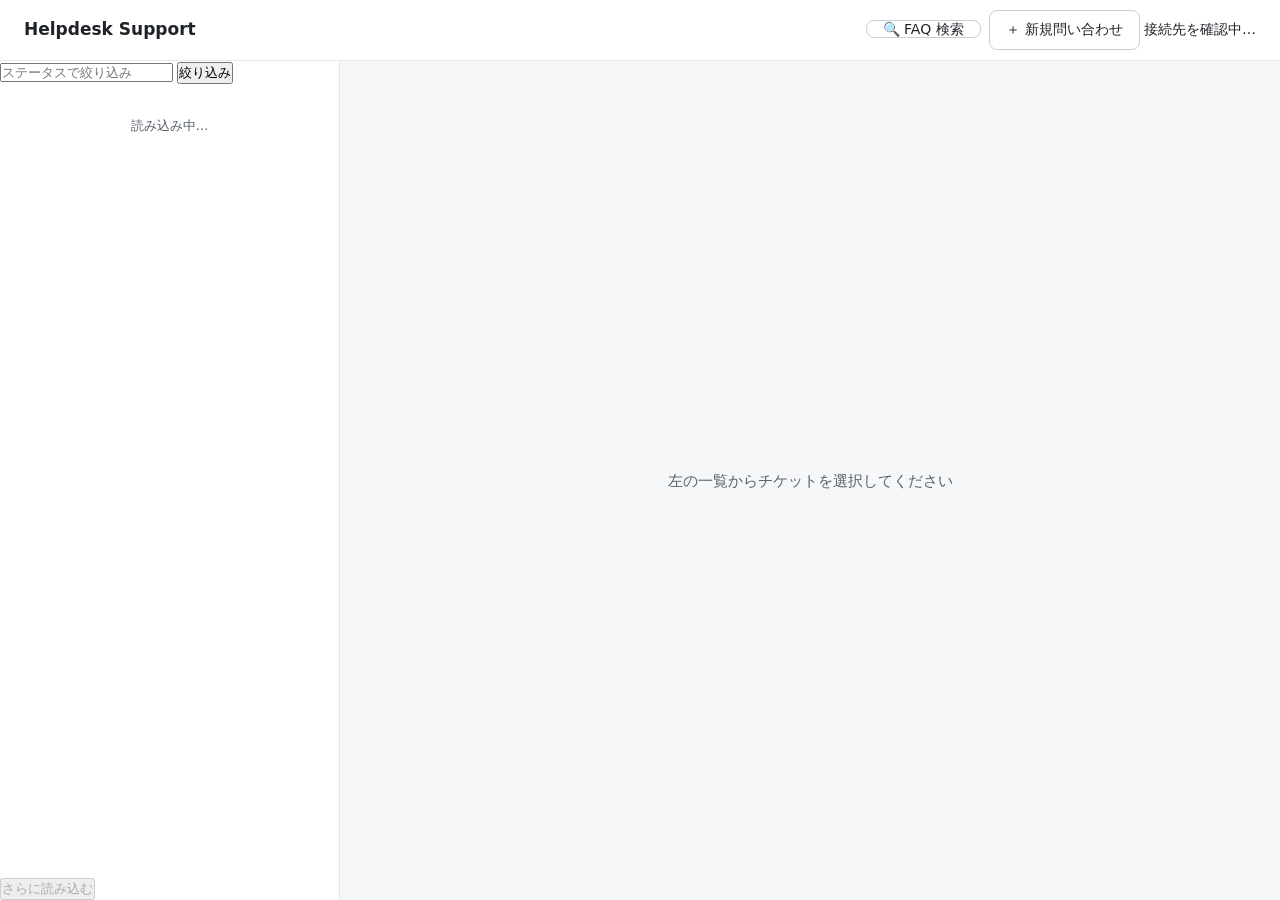
<file: frontend/index.html>
<!DOCTYPE html>
<html lang="ja">
<head>
  <meta charset="UTF-8" />
  <meta name="viewport" content="width=device-width, initial-scale=1.0" />
  <title>Helpdesk Support</title>
  <link rel="stylesheet" href="style.css" />
</head>
<body>
  <header class="topbar">
    <span class="app-title">Helpdesk Support</span>
    <span>
      <a href="/faq.html" class="btn-secondary" style="text-decoration:none;margin-right:4px;">🔍 FAQ 検索</a>
      <button id="btnNewInquiry" class="btn-secondary">＋ 新規問い合わせ</button>
      <span id="providerBadge" class="badge badge-other">接続先を確認中…</span>
    </span>
  </header>

  <div class="layout">
    <!-- 左ペイン: Ticket一覧 -->
    <aside class="pane-left">
      <div class="filter-row">
        <input id="filterStatus" type="text" placeholder="ステータスで絞り込み" />
        <button id="btnFilter">絞り込み</button>
      </div>
      <ul id="ticketList" class="ticket-list">
        <li class="placeholder">読み込み中…</li>
      </ul>
      <div class="pagination-row">
        <button id="btnLoadMore" disabled>さらに読み込む</button>
      </div>
    </aside>

    <!-- 右ペイン: Ticket詳細 + RAG -->
    <main class="pane-right" id="detailPane">
      <div id="noSelection" class="no-selection">
        <p>左の一覧からチケットを選択してください</p>
      </div>

      <!-- 問い合わせフォーム -->
      <section id="inquiryForm" class="hidden">
        <h2>お問い合わせ</h2>
        <p class="meta-text">受付番号は送信後にシステムが発行します。氏名・メールアドレス・注文番号は検索・回答案生成には使用されません。</p>
        <form id="formInquiry" novalidate>
          <div class="field" data-req>
            <label for="fName">お名前<span class="req">必須</span></label>
            <input type="text" id="fName" maxlength="100" autocomplete="name" placeholder="例）佐藤 美咲" />
            <div class="field-error">お名前を入力してください</div>
          </div>
          <div class="field" data-req data-type="email">
            <label for="fEmail">メールアドレス<span class="req">必須</span></label>
            <input type="email" id="fEmail" maxlength="254" autocomplete="email" placeholder="例）misaki@example.com" />
            <div class="field-error">メールアドレスを正しく入力してください</div>
          </div>
          <div class="field" data-type="order">
            <label for="fOrder">注文番号<span class="opt">任意</span></label>
            <input type="text" id="fOrder" maxlength="40" placeholder="例）MK-24581" />
            <div class="hint">ご注文確認メールに記載されています（英大文字・数字・ハイフン）</div>
            <div class="field-error">注文番号は英大文字・数字・ハイフンで入力してください</div>
          </div>
          <div class="field">
            <label for="fProduct">商品名<span class="opt">任意</span></label>
            <input type="text" id="fProduct" maxlength="200" placeholder="例）3人掛けソファ「モリ」" />
          </div>
          <div class="field" data-req data-type="radio">
            <label>お問い合わせの種類<span class="req">必須</span></label>
            <div id="inquiryTypes" class="types"></div>
            <div class="field-error">お問い合わせの種類を選んでください</div>
          </div>
          <div class="field" data-req>
            <label for="fBody">お問い合わせ内容<span class="req">必須</span></label>
            <textarea id="fBody" rows="6" maxlength="4000" placeholder="例）10月22日に配送予定のソファですが、10月25日に変更をお願いできますでしょうか。"></textarea>
            <div class="field-error">お問い合わせ内容を入力してください</div>
          </div>
          <div class="field">
            <label for="fPhoto">写真の添付<span class="opt">任意</span></label>
            <input type="file" id="fPhoto" accept="image/jpeg,image/png,image/webp" />
            <div class="hint">本体は保存・送信されません。添付ありの有無だけを記録します。</div>
          </div>
          <button type="submit" id="btnSubmitInquiry" class="btn-primary">送信する</button>
        </form>
        <div id="inquiryDone" class="hidden done-box" aria-live="polite">
          <h3>お問い合わせを受け付けました</h3>
          <p>受付番号: <strong id="doneTicketId"></strong></p>
        </div>
      </section>

      <div id="ticketDetail" class="hidden">
        <section class="detail-header">
          <span id="detailId" class="ticket-id"></span>
          <span id="detailStatus" class="status-badge"></span>
        </section>
        <h2 id="detailTitle"></h2>
        <p id="detailMeta" class="meta-text"></p>
        <p id="detailDesc" class="description"></p>

        <div class="action-row">
          <button id="btnSearch" class="btn-secondary">🔍 関連文書を検索</button>
          <button id="btnDraft" class="btn-primary">✏️ 回答案を作成</button>
        </div>

        <!-- 検索結果 -->
        <section id="searchResults" class="hidden">
          <h3>検索結果</h3>
          <ul id="searchList" class="source-list"></ul>
        </section>

        <!-- 回答案 -->
        <section id="draftSection" class="hidden">
          <h3>回答案 <span class="draft-label">(Human Review が必要です)</span></h3>
          <div class="warning-box">⚠️ この回答は AI が生成した下書きです。必ず内容を確認してから使用してください。自動送信はされません。</div>
          <textarea id="draftText" rows="8"></textarea>
          <h4>参照元</h4>
          <ul id="citationList" class="source-list"></ul>
          <p id="draftMeta" class="meta-text"></p>
        </section>

        <!-- エラー表示 -->
        <div id="errorBox" class="error-box hidden"></div>

        <!-- ローディング -->
        <div id="loadingSpinner" class="loading hidden">処理中…</div>
      </div>
    </main>
  </div>

  <script src="app.js"></script>
</body>
</html>
</file>
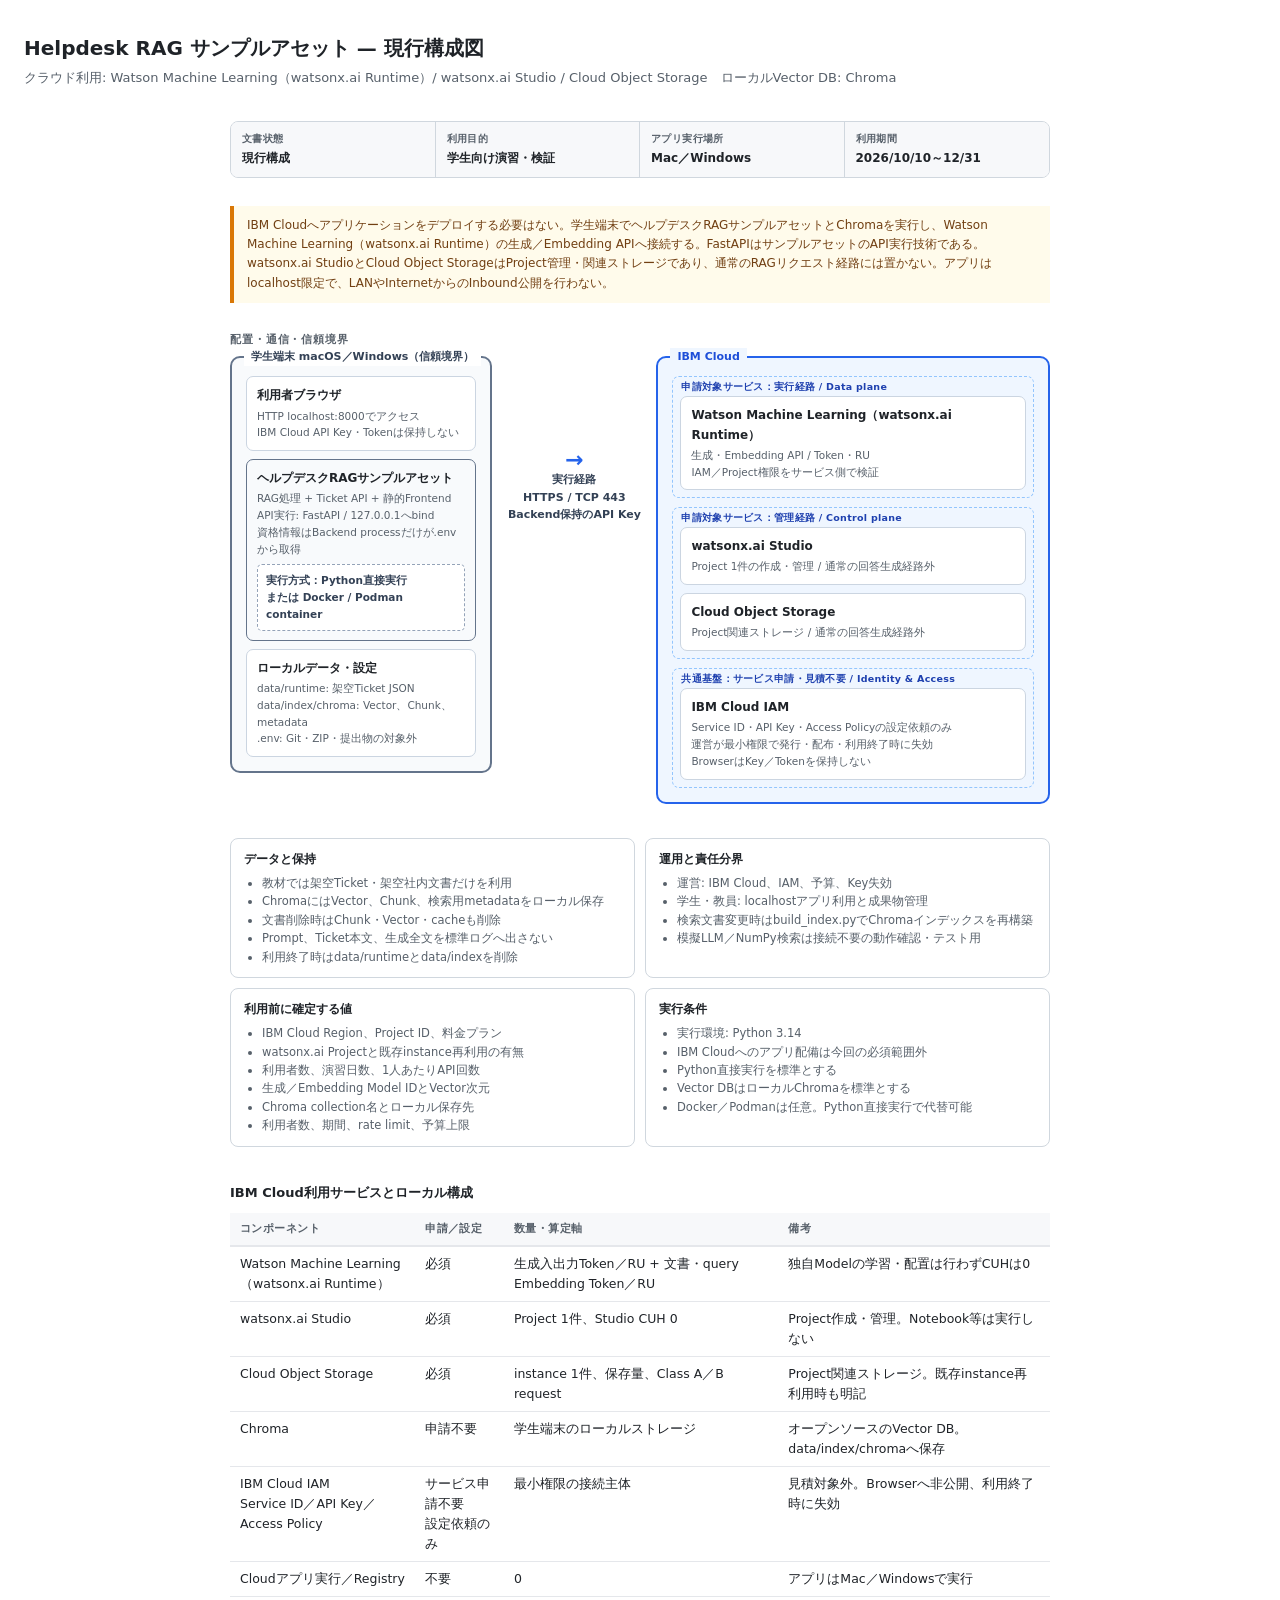
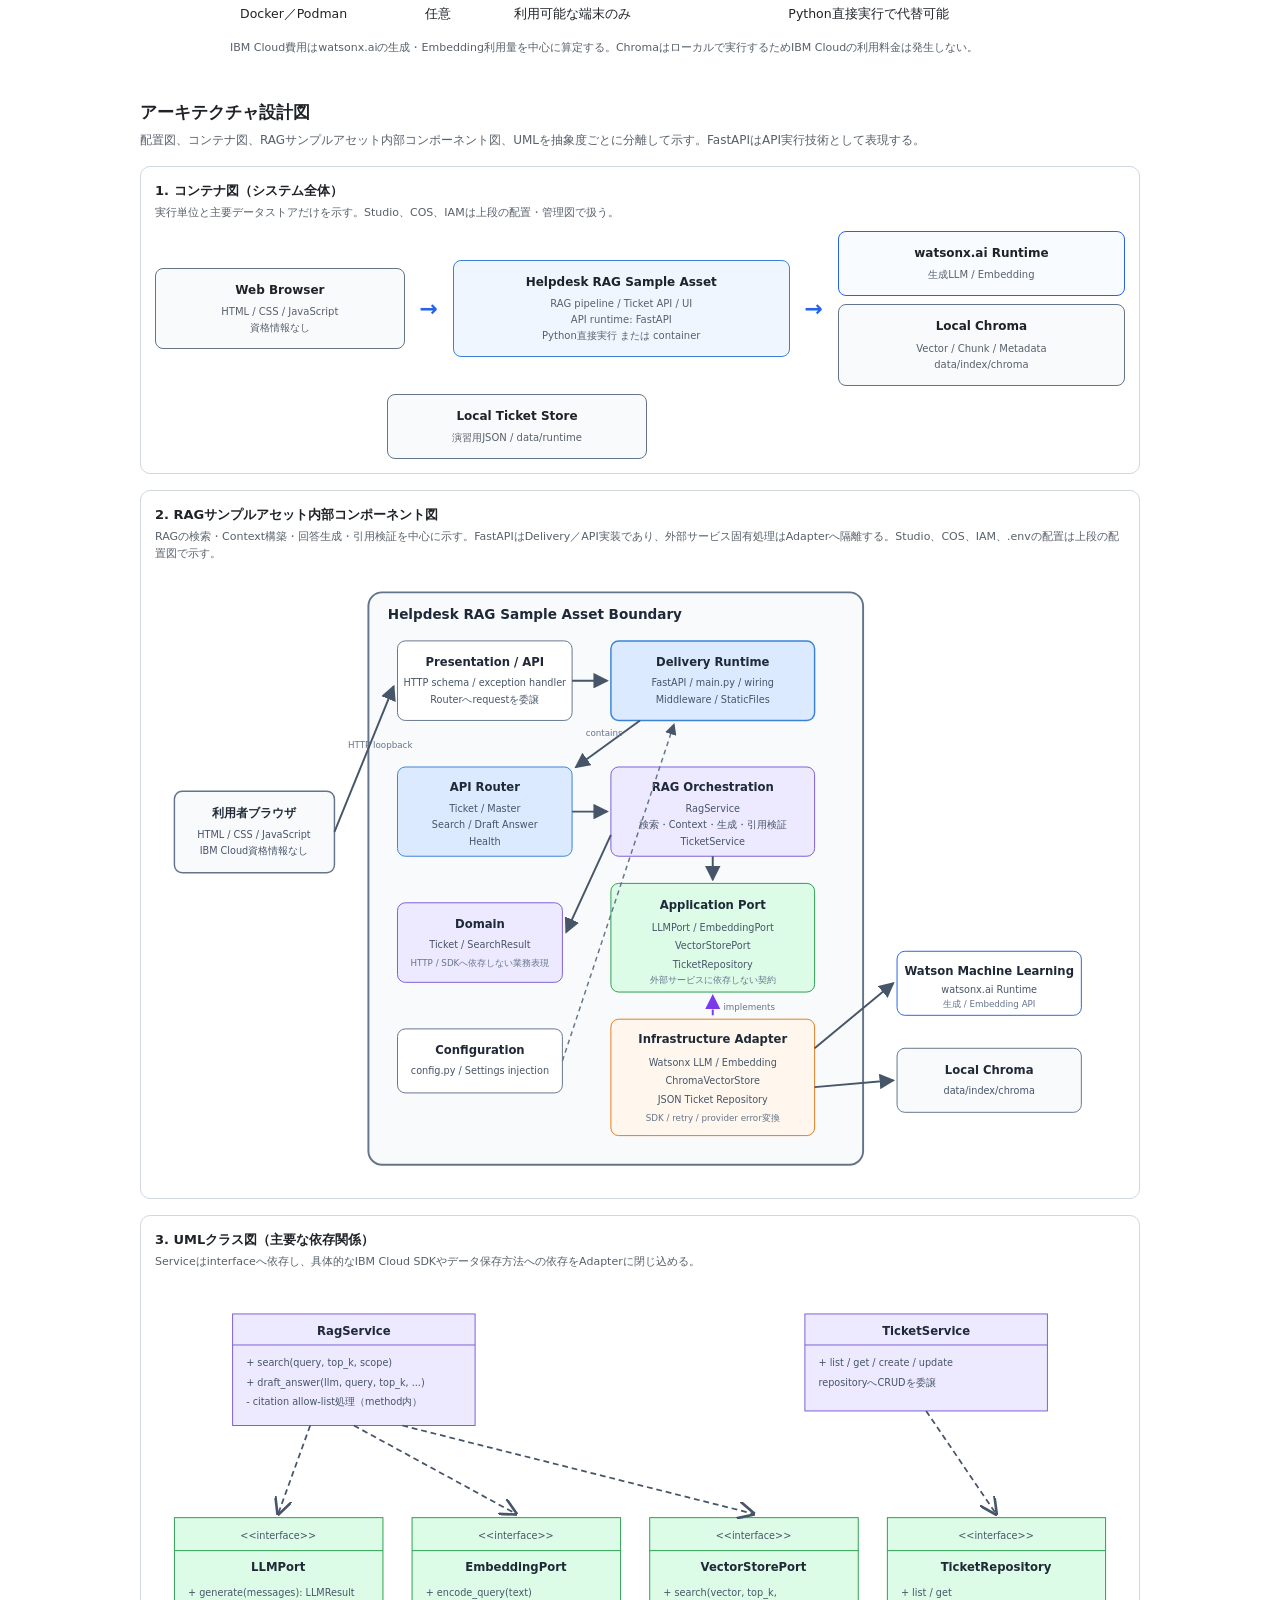
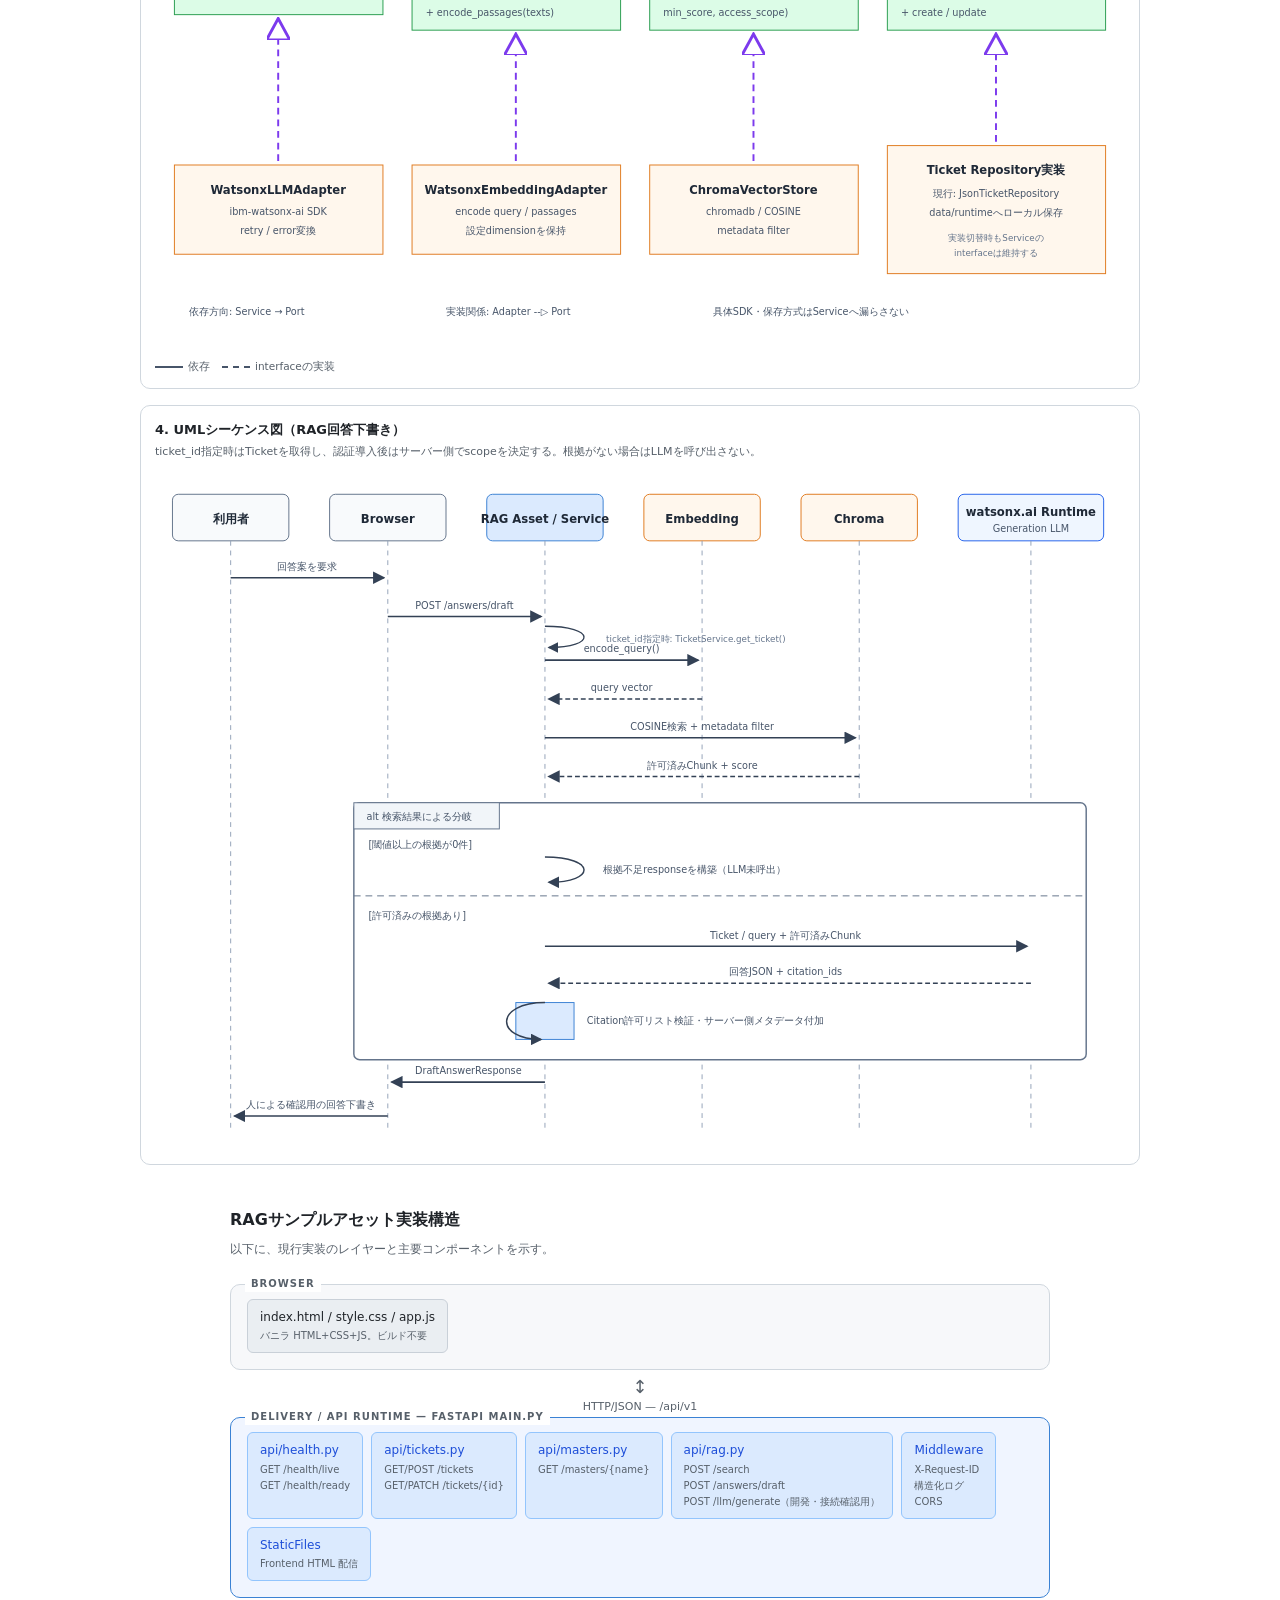
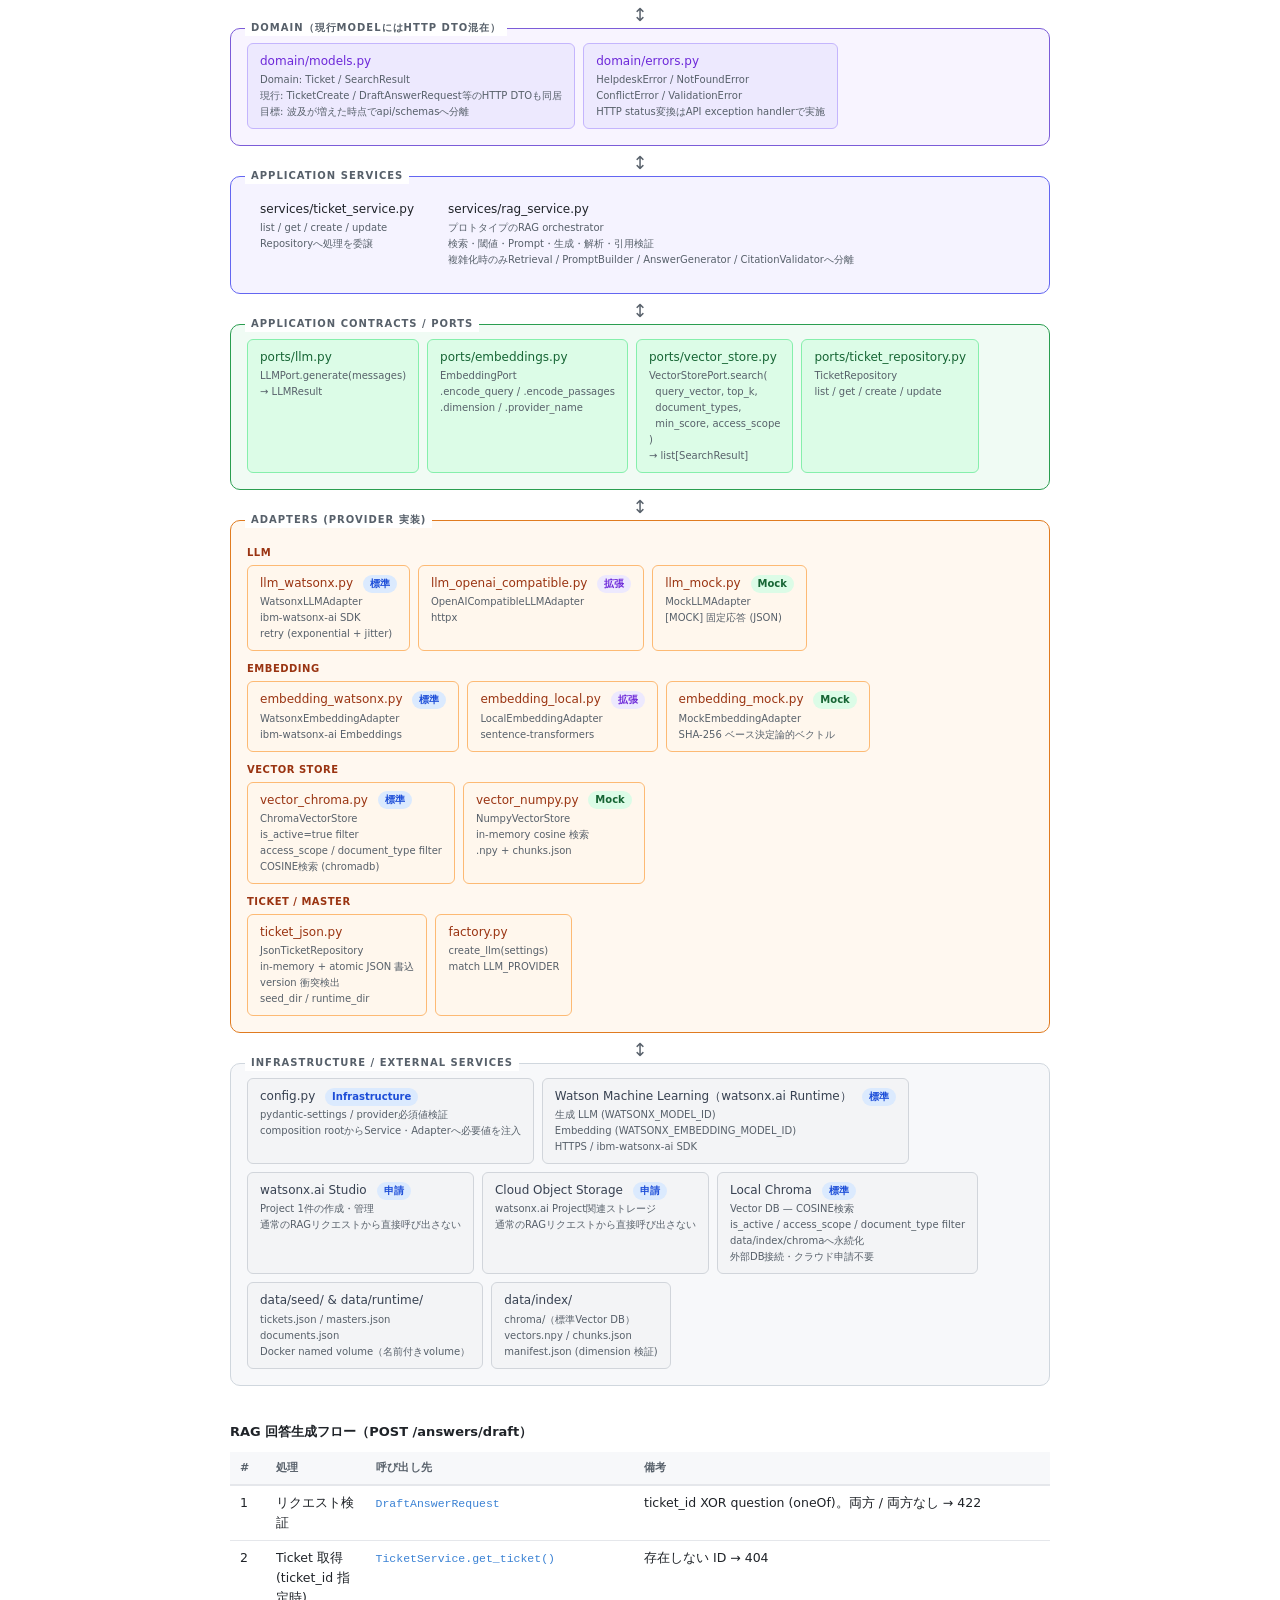
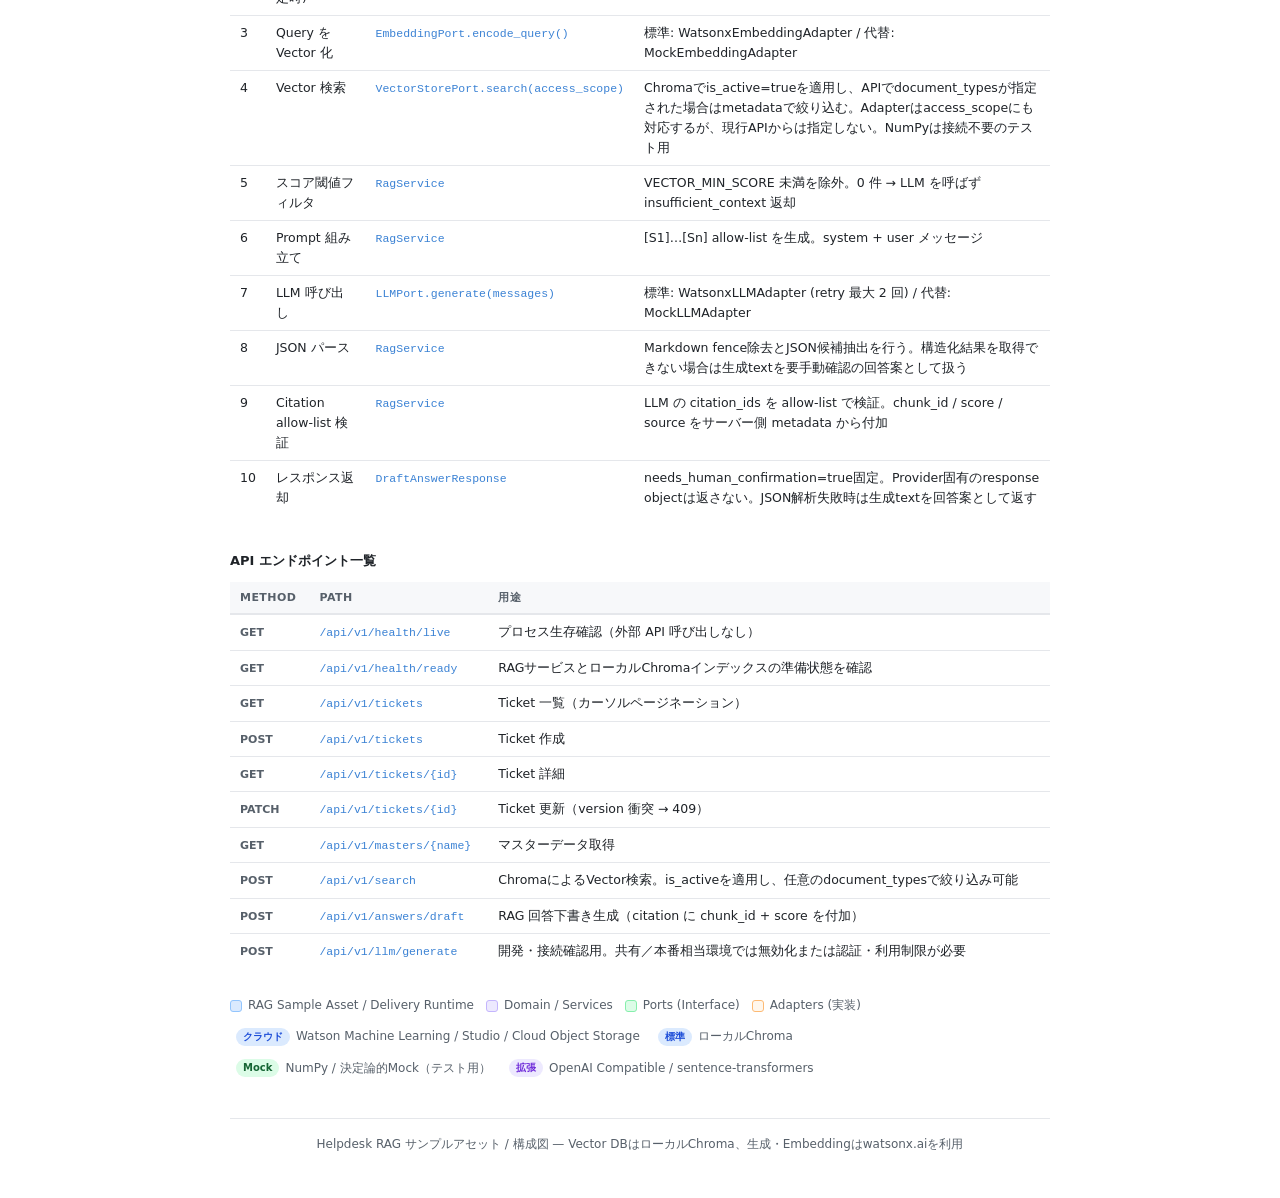
<file: Day2開発案内/helpdesk-rag.html>
<!DOCTYPE html>
<html lang="ja">
<head>
<meta charset="UTF-8" />
<meta name="viewport" content="width=device-width, initial-scale=1.0" />
<title>Helpdesk RAG サンプルアセット 構成図</title>
<style>
  *, *::before, *::after { box-sizing: border-box; margin: 0; padding: 0; }
  body {
    font-family: -apple-system, "Segoe UI", system-ui, sans-serif;
    font-size: 14px;
    line-height: 1.6;
    background: #ffffff;
    color: #1f2328;
    padding: 32px 24px 48px;
  }
  h1 {
    font-size: 20px;
    font-weight: 700;
    margin-bottom: 4px;
    color: #1f2328;
  }
  .subtitle {
    font-size: 13px;
    color: #57606a;
    margin-bottom: 32px;
  }

  /* ── Section labels ─────────────────────────── */
  .section-label {
    font-size: 11px;
    font-weight: 600;
    letter-spacing: 0.08em;
    text-transform: uppercase;
    color: #57606a;
    margin-bottom: 8px;
    margin-top: 28px;
  }

  /* ── Diagram wrapper ─────────────────────────── */
  .diagram {
    max-width: 820px;
    margin: 0 auto;
  }

  /* ── Approval summary / deployment view ──────── */
  .meta-grid {
    max-width: 820px;
    margin: 0 auto 28px;
    display: grid;
    grid-template-columns: repeat(4, minmax(0, 1fr));
    border: 1px solid #d0d7de;
    border-radius: 8px;
    overflow: hidden;
  }
  .meta-item { padding: 9px 11px; border-right: 1px solid #d0d7de; background: #f7f8fa; }
  .meta-item:last-child { border-right: none; }
  .meta-key { display: block; font-size: 10px; color: #57606a; font-weight: 700; letter-spacing: .04em; }
  .meta-value { display: block; margin-top: 2px; font-size: 12px; font-weight: 600; }
  .notice {
    max-width: 820px;
    margin: 0 auto 24px;
    padding: 10px 13px;
    border-left: 4px solid #d97706;
    background: #fffbeb;
    color: #713f12;
    font-size: 12px;
  }
  .deployment {
    max-width: 820px;
    margin: 0 auto 34px;
    display: grid;
    grid-template-columns: minmax(0, .8fr) 140px minmax(0, 1.2fr);
    gap: 12px;
    align-items: start;
  }
  .boundary {
    border: 2px solid #64748b;
    border-radius: 10px;
    padding: 18px 14px 14px;
    position: relative;
    background: #f8fafc;
  }
  .boundary.cloud { border-color: #2563eb; background: #eff6ff; }
  .boundary-title {
    position: absolute;
    top: -10px;
    left: 12px;
    padding: 0 7px;
    background: #fff;
    color: #334155;
    font-size: 11px;
    font-weight: 800;
  }
  .boundary.cloud .boundary-title { color: #1d4ed8; background: #eff6ff; }
  .deploy-box {
    border: 1px solid #cbd5e1;
    border-radius: 7px;
    padding: 9px 10px;
    margin-bottom: 8px;
    background: #fff;
    font-size: 12px;
    font-weight: 650;
  }
  .deploy-box:last-child { margin-bottom: 0; }
  .deploy-sub { display: block; margin-top: 2px; color: #57606a; font-size: 10.5px; font-weight: 400; }
  .runtime-shell { border: 1.5px solid #64748b; background: #f8fafc; }
  .nested-runtime {
    display: block;
    margin-top: 7px;
    padding: 7px 8px;
    border: 1px dashed #94a3b8;
    border-radius: 5px;
    background: #fff;
    color: #334155;
    font-size: 10.5px;
    font-weight: 600;
  }
  .cloud-group { border: 1px dashed #93c5fd; border-radius: 7px; padding: 19px 7px 7px; margin-bottom: 9px; position: relative; }
  .cloud-group:last-child { margin-bottom: 0; }
  .cloud-group-title { position: absolute; top: 2px; left: 8px; font-size: 9.5px; font-weight: 800; color: #1e40af; letter-spacing: .03em; }
  .connections { display: flex; min-height: 260px; flex-direction: column; justify-content: center; gap: 22px; }
  .connection { text-align: center; color: #334155; font-size: 11px; font-weight: 650; }
  .connection .line { display: block; font-size: 22px; line-height: 1; color: #2563eb; }
  .approval-grid {
    max-width: 820px;
    margin: 0 auto 36px;
    display: grid;
    grid-template-columns: repeat(2, minmax(0, 1fr));
    gap: 10px;
  }
  .approval-card { border: 1px solid #d0d7de; border-radius: 8px; padding: 11px 13px; }
  .approval-card h3 { font-size: 12px; margin-bottom: 5px; }
  .approval-card ul { margin-left: 18px; color: #57606a; font-size: 11.5px; }
  .internal-heading { max-width: 820px; margin: 42px auto 8px; font-size: 16px; }
  .internal-note { max-width: 820px; margin: 0 auto 24px; color: #57606a; font-size: 12px; }
  .architecture-section { max-width: 1000px; margin: 42px auto 0; }
  .architecture-heading { font-size: 17px; margin-bottom: 5px; }
  .architecture-lead { color: #57606a; font-size: 12px; margin-bottom: 16px; }
  .diagram-card {
    border: 1px solid #d0d7de;
    border-radius: 10px;
    background: #fff;
    padding: 14px;
    margin-bottom: 16px;
    break-inside: avoid;
  }
  .diagram-card h3 { font-size: 13px; margin-bottom: 2px; }
  .diagram-caption { color: #57606a; font-size: 11px; margin-bottom: 10px; }
  .container-map { display: grid; grid-template-columns: 1fr 34px 1.35fr 34px 1.15fr; gap: 7px; align-items: center; }
  .container-node { border: 1.5px solid #64748b; border-radius: 8px; padding: 12px; background: #f8fafc; text-align: center; font-size: 12px; font-weight: 700; }
  .container-node.app { border-color: #3b82d4; background: #eff6ff; }
  .container-node.external { border-color: #2563eb; background: #f8fbff; }
  .container-node.data { margin-top: 8px; max-width: 260px; margin-left: calc(20% + 38px); }
  .container-sub { display: block; margin-top: 4px; color: #57606a; font-size: 10px; font-weight: 400; }
  .container-arrow { text-align: center; color: #2563eb; font-size: 22px; font-weight: 700; }
  .svg-diagram { width: 100%; height: auto; display: block; }
  .svg-diagram text { font-family: -apple-system, "Segoe UI", system-ui, sans-serif; fill: #1f2937; }
  .svg-diagram .title { font-size: 14px; font-weight: 700; }
  .svg-diagram .label { font-size: 12px; font-weight: 650; }
  .svg-diagram .small { font-size: 10px; fill: #475569; }
  .svg-diagram .tiny { font-size: 9px; fill: #64748b; }
  .uml-legend { display: flex; flex-wrap: wrap; gap: 12px; margin-top: 8px; font-size: 10.5px; color: #57606a; }
  .line-sample { display: inline-block; width: 28px; border-top: 2px solid #475569; margin-right: 5px; vertical-align: middle; }
  .line-sample.dashed { border-top-style: dashed; }

  /* ── Layer band ──────────────────────────────── */
  .layer {
    border: 1.5px solid #e5e7eb;
    border-radius: 10px;
    padding: 14px 16px 16px;
    margin-bottom: 8px;
    position: relative;
    background: #ffffff;
  }
  .layer-title {
    font-size: 10px;
    font-weight: 700;
    letter-spacing: 0.1em;
    text-transform: uppercase;
    color: #57606a;
    background: #ffffff;
    position: absolute;
    top: -9px;
    left: 14px;
    padding: 0 6px;
  }
  .layer.layer-browser { border-color: #d0d7de; background: #f7f8fa; }
  .layer.layer-app     { border-color: #3b82d4; background: #f0f5ff; }
  .layer.layer-domain  { border-color: #7c5cd8; background: #f8f4ff; }
  .layer.layer-application { border-color: #6366f1; background: #f5f3ff; }
  .layer.layer-ports   { border-color: #2a9d50; background: #f0fbf4; }
  .layer.layer-adapters{ border-color: #e07b20; background: #fff8f0; }
  .layer.layer-infra   { border-color: #d0d7de; background: #f7f8fa; }

  /* ── Box grid ────────────────────────────────── */
  .box-row {
    display: flex;
    flex-wrap: wrap;
    gap: 8px;
  }
  .box {
    border-radius: 6px;
    padding: 8px 12px;
    font-size: 12px;
    font-weight: 500;
    white-space: nowrap;
    border: 1.5px solid transparent;
  }
  .box-sub {
    font-size: 10px;
    color: #57606a;
    font-weight: 400;
    display: block;
    margin-top: 1px;
  }

  /* box colours per layer */
  .layer-browser .box { background: #eaeef2; border-color: #c9d0d8; color: #1f2328; }
  .layer-app     .box { background: #dbeafe; border-color: #93c5fd; color: #1d4ed8; }
  .layer-domain  .box { background: #ede9fe; border-color: #c4b5fd; color: #6d28d9; }
  .layer-ports   .box { background: #dcfce7; border-color: #86efac; color: #166534; }
  .layer-adapters .box { background: #fff7ed; border-color: #fdba74; color: #9a3412; }
  .layer-infra   .box { background: #f3f4f6; border-color: #d1d5db; color: #374151; }

  /* pill-shaped sub-tags */
  .tag {
    display: inline-block;
    font-size: 10px;
    font-weight: 600;
    border-radius: 99px;
    padding: 1px 7px;
    margin-left: 6px;
    vertical-align: middle;
  }
  .tag-std  { background: #dbeafe; color: #1d4ed8; }
  .tag-mock { background: #dcfce7; color: #166534; }
  .tag-ext  { background: #ede9fe; color: #6d28d9; }

  /* ── Arrow connector ────────────────────────── */
  .arrow-down {
    text-align: center;
    color: #57606a;
    font-size: 18px;
    line-height: 1;
    margin: 4px 0;
  }
  .arrow-label {
    font-size: 11px;
    color: #57606a;
    margin-top: -2px;
    margin-bottom: 2px;
    text-align: center;
  }

  /* ── Divider inside adapters ─────────────────── */
  .group-title {
    font-size: 10px;
    font-weight: 700;
    letter-spacing: 0.05em;
    color: #9a3412;
    margin-top: 10px;
    margin-bottom: 4px;
    text-transform: uppercase;
  }
  .group-title:first-child { margin-top: 0; }

  /* ── Data flow table ─────────────────────────── */
  .flow-section { margin-top: 36px; max-width: 820px; margin-left: auto; margin-right: auto; }
  .flow-title { font-size: 13px; font-weight: 700; margin-bottom: 10px; color: #1f2328; }
  table { width: 100%; border-collapse: collapse; font-size: 12.5px; }
  th {
    text-align: left;
    background: #f7f8fa;
    border-bottom: 2px solid #e5e7eb;
    padding: 7px 10px;
    color: #57606a;
    font-weight: 600;
    font-size: 11px;
    letter-spacing: 0.04em;
    text-transform: uppercase;
  }
  td { padding: 7px 10px; border-bottom: 1px solid #e5e7eb; vertical-align: top; }
  tr:last-child td { border-bottom: none; }
  .mono { font-family: "SFMono-Regular", Consolas, monospace; font-size: 11.5px; color: #3b82d4; }
  .verb { font-weight: 700; color: #57606a; font-size: 11px; }

  /* ── Legend ──────────────────────────────────── */
  .legend { display: flex; flex-wrap: wrap; gap: 12px; margin-top: 28px; max-width: 820px; margin-left: auto; margin-right: auto; }
  .legend-item { display: flex; align-items: center; gap: 6px; font-size: 12px; color: #57606a; }
  .legend-dot {
    width: 12px; height: 12px; border-radius: 3px; flex-shrink: 0;
  }

  /* ── Footer ──────────────────────────────────── */
  footer {
    max-width: 820px;
    margin: 40px auto 0;
    padding-top: 16px;
    border-top: 1px solid #e5e7eb;
    text-align: center;
    font-size: 12px;
    color: #57606a;
  }
  @media (max-width: 720px) {
    .meta-grid, .approval-grid { grid-template-columns: 1fr; }
    .meta-item { border-right: none; border-bottom: 1px solid #d0d7de; }
    .deployment { grid-template-columns: 1fr; }
    .connections { gap: 8px; }
    .connection .line { transform: rotate(90deg); }
  }
  @media print {
    body { padding: 16px; }
    .deployment, .approval-grid, .layer, table, .diagram-card { break-inside: avoid; }
  }
</style>
</head>
<body>

<h1>Helpdesk RAG サンプルアセット — 現行構成図</h1>
<p class="subtitle">クラウド利用: Watson Machine Learning（watsonx.ai Runtime）/ watsonx.ai Studio / Cloud Object Storage　ローカルVector DB: Chroma</p>

<div class="meta-grid">
  <div class="meta-item"><span class="meta-key">文書状態</span><span class="meta-value">現行構成</span></div>
  <div class="meta-item"><span class="meta-key">利用目的</span><span class="meta-value">学生向け演習・検証</span></div>
  <div class="meta-item"><span class="meta-key">アプリ実行場所</span><span class="meta-value">Mac／Windows</span></div>
  <div class="meta-item"><span class="meta-key">利用期間</span><span class="meta-value">2026/10/10～12/31</span></div>
</div>

<div class="notice">
  IBM Cloudへアプリケーションをデプロイする必要はない。学生端末でヘルプデスクRAGサンプルアセットとChromaを実行し、Watson Machine Learning（watsonx.ai Runtime）の生成／Embedding APIへ接続する。FastAPIはサンプルアセットのAPI実行技術である。watsonx.ai StudioとCloud Object StorageはProject管理・関連ストレージであり、通常のRAGリクエスト経路には置かない。アプリはlocalhost限定で、LANやInternetからのInbound公開を行わない。
</div>

<div class="section-label" style="max-width:820px;margin-left:auto;margin-right:auto">配置・通信・信頼境界</div>
<div class="deployment">
  <div class="boundary">
    <span class="boundary-title">学生端末 macOS／Windows（信頼境界）</span>
    <div class="deploy-box">利用者ブラウザ
      <span class="deploy-sub">HTTP localhost:8000でアクセス<br />IBM Cloud API Key・Tokenは保持しない</span>
    </div>
    <div class="deploy-box runtime-shell">ヘルプデスクRAGサンプルアセット
      <span class="deploy-sub">RAG処理 + Ticket API + 静的Frontend<br />API実行: FastAPI / 127.0.0.1へbind<br />資格情報はBackend processだけが.envから取得</span>
      <span class="nested-runtime">実行方式：Python直接実行<br />または Docker / Podman container</span>
    </div>
    <div class="deploy-box">ローカルデータ・設定
      <span class="deploy-sub">data/runtime: 架空Ticket JSON<br />data/index/chroma: Vector、Chunk、metadata<br />.env: Git・ZIP・提出物の対象外</span>
    </div>
  </div>

  <div class="connections">
    <div class="connection"><span class="line">→</span>実行経路<br />HTTPS / TCP 443<br />Backend保持のAPI Key</div>
  </div>

  <div class="boundary cloud">
    <span class="boundary-title">IBM Cloud</span>
    <div class="cloud-group">
      <span class="cloud-group-title">申請対象サービス：実行経路 / Data plane</span>
      <div class="deploy-box">Watson Machine Learning（watsonx.ai Runtime）
        <span class="deploy-sub">生成・Embedding API / Token・RU<br />IAM／Project権限をサービス側で検証</span>
      </div>
    </div>
    <div class="cloud-group">
      <span class="cloud-group-title">申請対象サービス：管理経路 / Control plane</span>
      <div class="deploy-box">watsonx.ai Studio
        <span class="deploy-sub">Project 1件の作成・管理 / 通常の回答生成経路外</span>
      </div>
      <div class="deploy-box">Cloud Object Storage
        <span class="deploy-sub">Project関連ストレージ / 通常の回答生成経路外</span>
      </div>
    </div>
    <div class="cloud-group">
      <span class="cloud-group-title">共通基盤：サービス申請・見積不要 / Identity &amp; Access</span>
      <div class="deploy-box">IBM Cloud IAM
        <span class="deploy-sub">Service ID・API Key・Access Policyの設定依頼のみ<br />運営が最小権限で発行・配布・利用終了時に失効<br />BrowserはKey／Tokenを保持しない</span>
      </div>
    </div>
  </div>
</div>

<div class="approval-grid">
  <div class="approval-card">
    <h3>データと保持</h3>
    <ul>
      <li>教材では架空Ticket・架空社内文書だけを利用</li>
      <li>ChromaにはVector、Chunk、検索用metadataをローカル保存</li>
      <li>文書削除時はChunk・Vector・cacheも削除</li>
      <li>Prompt、Ticket本文、生成全文を標準ログへ出さない</li>
      <li>利用終了時はdata/runtimeとdata/indexを削除</li>
    </ul>
  </div>
  <div class="approval-card">
    <h3>運用と責任分界</h3>
    <ul>
      <li>運営: IBM Cloud、IAM、予算、Key失効</li>
      <li>学生・教員: localhostアプリ利用と成果物管理</li>
      <li>検索文書変更時はbuild_index.pyでChromaインデックスを再構築</li>
      <li>模擬LLM／NumPy検索は接続不要の動作確認・テスト用</li>
    </ul>
  </div>
  <div class="approval-card">
    <h3>利用前に確定する値</h3>
    <ul>
      <li>IBM Cloud Region、Project ID、料金プラン</li>
      <li>watsonx.ai Projectと既存instance再利用の有無</li>
      <li>利用者数、演習日数、1人あたりAPI回数</li>
      <li>生成／Embedding Model IDとVector次元</li>
      <li>Chroma collection名とローカル保存先</li>
      <li>利用者数、期間、rate limit、予算上限</li>
    </ul>
  </div>
  <div class="approval-card">
    <h3>実行条件</h3>
    <ul>
      <li>実行環境: Python 3.14</li>
      <li>IBM Cloudへのアプリ配備は今回の必須範囲外</li>
      <li>Python直接実行を標準とする</li>
      <li>Vector DBはローカルChromaを標準とする</li>
      <li>Docker／Podmanは任意。Python直接実行で代替可能</li>
    </ul>
  </div>
</div>

<div class="flow-section">
  <div class="flow-title">IBM Cloud利用サービスとローカル構成</div>
  <table>
    <thead><tr><th>コンポーネント</th><th>申請／設定</th><th>数量・算定軸</th><th>備考</th></tr></thead>
    <tbody>
      <tr><td>Watson Machine Learning<br />（watsonx.ai Runtime）</td><td>必須</td><td>生成入出力Token／RU + 文書・query Embedding Token／RU</td><td>独自Modelの学習・配置は行わずCUHは0</td></tr>
      <tr><td>watsonx.ai Studio</td><td>必須</td><td>Project 1件、Studio CUH 0</td><td>Project作成・管理。Notebook等は実行しない</td></tr>
      <tr><td>Cloud Object Storage</td><td>必須</td><td>instance 1件、保存量、Class A／B request</td><td>Project関連ストレージ。既存instance再利用時も明記</td></tr>
      <tr><td>Chroma</td><td>申請不要</td><td>学生端末のローカルストレージ</td><td>オープンソースのVector DB。data/index/chromaへ保存</td></tr>
      <tr><td>IBM Cloud IAM<br />Service ID／API Key／Access Policy</td><td>サービス申請不要<br />設定依頼のみ</td><td>最小権限の接続主体</td><td>見積対象外。Browserへ非公開、利用終了時に失効</td></tr>
      <tr><td>Cloudアプリ実行／Registry</td><td>不要</td><td>0</td><td>アプリはMac／Windowsで実行</td></tr>
      <tr><td>Docker／Podman</td><td>任意</td><td>利用可能な端末のみ</td><td>Python直接実行で代替可能</td></tr>
    </tbody>
  </table>
  <p class="diagram-caption" style="margin-top:8px">IBM Cloud費用はwatsonx.aiの生成・Embedding利用量を中心に算定する。Chromaはローカルで実行するためIBM Cloudの利用料金は発生しない。</p>
</div>

<section class="architecture-section">
  <h2 class="architecture-heading">アーキテクチャ設計図</h2>
  <p class="architecture-lead">配置図、コンテナ図、RAGサンプルアセット内部コンポーネント図、UMLを抽象度ごとに分離して示す。FastAPIはAPI実行技術として表現する。</p>

  <div class="diagram-card">
    <h3>1. コンテナ図（システム全体）</h3>
    <p class="diagram-caption">実行単位と主要データストアだけを示す。Studio、COS、IAMは上段の配置・管理図で扱う。</p>
    <div class="container-map">
      <div class="container-node">Web Browser<span class="container-sub">HTML / CSS / JavaScript<br />資格情報なし</span></div>
      <div class="container-arrow">→</div>
      <div class="container-node app">Helpdesk RAG Sample Asset<span class="container-sub">RAG pipeline / Ticket API / UI<br />API runtime: FastAPI<br />Python直接実行 または container</span></div>
      <div class="container-arrow">→</div>
      <div>
        <div class="container-node external">watsonx.ai Runtime<span class="container-sub">生成LLM / Embedding</span></div>
        <div class="container-node" style="margin-top:8px">Local Chroma<span class="container-sub">Vector / Chunk / Metadata<br />data/index/chroma</span></div>
      </div>
    </div>
    <div class="container-node data">Local Ticket Store<span class="container-sub">演習用JSON / data/runtime</span></div>
  </div>

  <div class="diagram-card">
    <h3>2. RAGサンプルアセット内部コンポーネント図</h3>
    <p class="diagram-caption">RAGの検索・Context構築・回答生成・引用検証を中心に示す。FastAPIはDelivery／API実装であり、外部サービス固有処理はAdapterへ隔離する。Studio、COS、IAM、.envの配置は上段の配置図で示す。</p>
    <svg class="svg-diagram" viewBox="0 0 1000 630" role="img" aria-label="RAGサンプルアセット内部コンポーネント図">
      <defs>
        <marker id="componentArrow" markerWidth="8" markerHeight="8" refX="7" refY="4" orient="auto">
          <path d="M0,0 L8,4 L0,8 Z" fill="#475569" />
        </marker>
        <marker id="componentDashedArrow" markerWidth="8" markerHeight="8" refX="7" refY="4" orient="auto">
          <path d="M0,0 L8,4 L0,8 Z" fill="#7c3aed" />
        </marker>
      </defs>

      <rect x="220" y="20" width="510" height="590" rx="14" fill="#f8fafc" stroke="#64748b" stroke-width="2" />
      <text x="240" y="47" class="title">Helpdesk RAG Sample Asset Boundary</text>

      <rect x="20" y="225" width="165" height="84" rx="8" fill="#f8fafc" stroke="#64748b" stroke-width="1.5" />
      <text x="102" y="252" text-anchor="middle" class="label">利用者ブラウザ</text>
      <text x="102" y="273" text-anchor="middle" class="small">HTML / CSS / JavaScript</text>
      <text x="102" y="290" text-anchor="middle" class="small">IBM Cloud資格情報なし</text>

      <rect x="250" y="70" width="180" height="82" rx="8" fill="#fff" stroke="#64748b" />
      <text x="340" y="96" text-anchor="middle" class="label">Presentation / API</text>
      <text x="340" y="117" text-anchor="middle" class="small">HTTP schema / exception handler</text>
      <text x="340" y="134" text-anchor="middle" class="small">Routerへrequestを委譲</text>

      <rect x="470" y="70" width="210" height="82" rx="8" fill="#dbeafe" stroke="#3b82d4" stroke-width="1.5" />
      <text x="575" y="96" text-anchor="middle" class="label">Delivery Runtime</text>
      <text x="575" y="117" text-anchor="middle" class="small">FastAPI / main.py / wiring</text>
      <text x="575" y="134" text-anchor="middle" class="small">Middleware / StaticFiles</text>

      <rect x="250" y="200" width="180" height="92" rx="8" fill="#dbeafe" stroke="#3b82d4" />
      <text x="340" y="225" text-anchor="middle" class="label">API Router</text>
      <text x="340" y="246" text-anchor="middle" class="small">Ticket / Master</text>
      <text x="340" y="263" text-anchor="middle" class="small">Search / Draft Answer</text>
      <text x="340" y="280" text-anchor="middle" class="small">Health</text>

      <rect x="470" y="200" width="210" height="92" rx="8" fill="#ede9fe" stroke="#7c5cd8" />
      <text x="575" y="225" text-anchor="middle" class="label">RAG Orchestration</text>
      <text x="575" y="246" text-anchor="middle" class="small">RagService</text>
      <text x="575" y="263" text-anchor="middle" class="small">検索・Context・生成・引用検証</text>
      <text x="575" y="280" text-anchor="middle" class="small">TicketService</text>

      <rect x="470" y="320" width="210" height="112" rx="8" fill="#dcfce7" stroke="#2a9d50" />
      <text x="575" y="346" text-anchor="middle" class="label">Application Port</text>
      <text x="575" y="369" text-anchor="middle" class="small">LLMPort / EmbeddingPort</text>
      <text x="575" y="388" text-anchor="middle" class="small">VectorStorePort</text>
      <text x="575" y="407" text-anchor="middle" class="small">TicketRepository</text>
      <text x="575" y="423" text-anchor="middle" class="tiny">外部サービスに依存しない契約</text>

      <rect x="470" y="460" width="210" height="120" rx="8" fill="#fff7ed" stroke="#e07b20" />
      <text x="575" y="485" text-anchor="middle" class="label">Infrastructure Adapter</text>
      <text x="575" y="508" text-anchor="middle" class="small">Watsonx LLM / Embedding</text>
      <text x="575" y="527" text-anchor="middle" class="small">ChromaVectorStore</text>
      <text x="575" y="546" text-anchor="middle" class="small">JSON Ticket Repository</text>
      <text x="575" y="565" text-anchor="middle" class="tiny">SDK / retry / provider error変換</text>

      <rect x="765" y="390" width="190" height="66" rx="8" fill="#fff" stroke="#2563eb" />
      <text x="860" y="414" text-anchor="middle" class="label">Watson Machine Learning</text>
      <text x="860" y="433" text-anchor="middle" class="small">watsonx.ai Runtime</text>
      <text x="860" y="447" text-anchor="middle" class="tiny">生成 / Embedding API</text>

      <rect x="765" y="490" width="190" height="66" rx="8" fill="#f8fafc" stroke="#64748b" />
      <text x="860" y="517" text-anchor="middle" class="label">Local Chroma</text>
      <text x="860" y="537" text-anchor="middle" class="small">data/index/chroma</text>

      <rect x="250" y="340" width="170" height="82" rx="8" fill="#ede9fe" stroke="#7c5cd8" />
      <text x="335" y="366" text-anchor="middle" class="label">Domain</text>
      <text x="335" y="387" text-anchor="middle" class="small">Ticket / SearchResult</text>
      <text x="335" y="405" text-anchor="middle" class="tiny">HTTP / SDKへ依存しない業務表現</text>

      <rect x="250" y="470" width="170" height="66" rx="8" fill="#fff" stroke="#64748b" />
      <text x="335" y="496" text-anchor="middle" class="label">Configuration</text>
      <text x="335" y="517" text-anchor="middle" class="small">config.py / Settings injection</text>

      <line x1="185" y1="267" x2="246" y2="117" stroke="#475569" stroke-width="2" marker-end="url(#componentArrow)" />
      <text x="199" y="180" class="tiny">HTTP loopback</text>
      <line x1="430" y1="111" x2="466" y2="111" stroke="#475569" stroke-width="2" marker-end="url(#componentArrow)" />
      <line x1="500" y1="152" x2="434" y2="200" stroke="#475569" stroke-width="2" marker-end="url(#componentArrow)" />
      <text x="444" y="168" class="tiny">contains</text>
      <line x1="430" y1="246" x2="466" y2="246" stroke="#475569" stroke-width="2" marker-end="url(#componentArrow)" />
      <line x1="575" y1="292" x2="575" y2="316" stroke="#475569" stroke-width="2" marker-end="url(#componentArrow)" />
      <line x1="575" y1="456" x2="575" y2="436" stroke="#7c3aed" stroke-width="2" stroke-dasharray="6 4" marker-end="url(#componentDashedArrow)" />
      <text x="586" y="451" class="tiny">implements</text>
      <line x1="680" y1="490" x2="761" y2="423" stroke="#475569" stroke-width="2" marker-end="url(#componentArrow)" />
      <line x1="680" y1="530" x2="761" y2="523" stroke="#475569" stroke-width="2" marker-end="url(#componentArrow)" />
      <line x1="470" y1="270" x2="424" y2="370" stroke="#475569" stroke-width="2" marker-end="url(#componentArrow)" />
      <line x1="420" y1="503" x2="535" y2="156" stroke="#64748b" stroke-width="1.5" stroke-dasharray="5 4" marker-end="url(#componentArrow)" />
    </svg>
  </div>

  <div class="diagram-card">
    <h3>3. UMLクラス図（主要な依存関係）</h3>
    <p class="diagram-caption">Serviceはinterfaceへ依存し、具体的なIBM Cloud SDKやデータ保存方法への依存をAdapterに閉じ込める。</p>
    <svg class="svg-diagram" viewBox="0 0 1000 690" role="img" aria-label="主要クラスとinterfaceのUMLクラス図">
      <defs>
        <marker id="umlDependency" markerWidth="10" markerHeight="10" refX="9" refY="5" orient="auto">
          <path d="M0,0 L10,5 L0,10" fill="none" stroke="#475569" stroke-width="1.5" />
        </marker>
        <marker id="umlRealization" markerWidth="12" markerHeight="12" refX="11" refY="6" orient="auto">
          <path d="M0,0 L11,6 L0,12 Z" fill="#fff" stroke="#7c3aed" stroke-width="1.5" />
        </marker>
      </defs>

      <g>
        <rect x="80" y="35" width="250" height="115" fill="#ede9fe" stroke="#7c5cd8" />
        <line x1="80" y1="67" x2="330" y2="67" stroke="#7c5cd8" />
        <text x="205" y="57" text-anchor="middle" class="label">RagService</text>
        <text x="94" y="89" class="small">+ search(query, top_k, scope)</text>
        <text x="94" y="109" class="small">+ draft_answer(llm, query, top_k, ...)</text>
        <text x="94" y="129" class="small">- citation allow-list処理（method内）</text>

        <rect x="670" y="35" width="250" height="100" fill="#ede9fe" stroke="#7c5cd8" />
        <line x1="670" y1="67" x2="920" y2="67" stroke="#7c5cd8" />
        <text x="795" y="57" text-anchor="middle" class="label">TicketService</text>
        <text x="684" y="89" class="small">+ list / get / create / update</text>
        <text x="684" y="109" class="small">repositoryへCRUDを委譲</text>
      </g>

      <g>
        <rect x="20" y="245" width="215" height="100" fill="#dcfce7" stroke="#2a9d50" />
        <line x1="20" y1="279" x2="235" y2="279" stroke="#2a9d50" />
        <text x="127" y="267" text-anchor="middle" class="small">&lt;&lt;interface&gt;&gt;</text>
        <text x="127" y="300" text-anchor="middle" class="label">LLMPort</text>
        <text x="34" y="326" class="small">+ generate(messages): LLMResult</text>

        <rect x="265" y="245" width="215" height="116" fill="#dcfce7" stroke="#2a9d50" />
        <line x1="265" y1="279" x2="480" y2="279" stroke="#2a9d50" />
        <text x="372" y="267" text-anchor="middle" class="small">&lt;&lt;interface&gt;&gt;</text>
        <text x="372" y="300" text-anchor="middle" class="label">EmbeddingPort</text>
        <text x="279" y="326" class="small">+ encode_query(text)</text>
        <text x="279" y="346" class="small">+ encode_passages(texts)</text>

        <rect x="510" y="245" width="215" height="116" fill="#dcfce7" stroke="#2a9d50" />
        <line x1="510" y1="279" x2="725" y2="279" stroke="#2a9d50" />
        <text x="617" y="267" text-anchor="middle" class="small">&lt;&lt;interface&gt;&gt;</text>
        <text x="617" y="300" text-anchor="middle" class="label">VectorStorePort</text>
        <text x="524" y="326" class="small">+ search(vector, top_k,</text>
        <text x="524" y="346" class="small">  min_score, access_scope)</text>

        <rect x="755" y="245" width="225" height="116" fill="#dcfce7" stroke="#2a9d50" />
        <line x1="755" y1="279" x2="980" y2="279" stroke="#2a9d50" />
        <text x="867" y="267" text-anchor="middle" class="small">&lt;&lt;interface&gt;&gt;</text>
        <text x="867" y="300" text-anchor="middle" class="label">TicketRepository</text>
        <text x="769" y="326" class="small">+ list / get</text>
        <text x="769" y="346" class="small">+ create / update</text>
      </g>

      <g>
        <rect x="20" y="500" width="215" height="92" fill="#fff7ed" stroke="#e07b20" />
        <text x="127" y="530" text-anchor="middle" class="label">WatsonxLLMAdapter</text>
        <text x="127" y="552" text-anchor="middle" class="small">ibm-watsonx-ai SDK</text>
        <text x="127" y="571" text-anchor="middle" class="small">retry / error変換</text>

        <rect x="265" y="500" width="215" height="92" fill="#fff7ed" stroke="#e07b20" />
        <text x="372" y="530" text-anchor="middle" class="label">WatsonxEmbeddingAdapter</text>
        <text x="372" y="552" text-anchor="middle" class="small">encode query / passages</text>
        <text x="372" y="571" text-anchor="middle" class="small">設定dimensionを保持</text>

        <rect x="510" y="500" width="215" height="92" fill="#fff7ed" stroke="#e07b20" />
        <text x="617" y="530" text-anchor="middle" class="label">ChromaVectorStore</text>
        <text x="617" y="552" text-anchor="middle" class="small">chromadb / COSINE</text>
        <text x="617" y="571" text-anchor="middle" class="small">metadata filter</text>

        <rect x="755" y="480" width="225" height="132" fill="#fff7ed" stroke="#e07b20" />
        <text x="867" y="509" text-anchor="middle" class="label">Ticket Repository実装</text>
        <text x="867" y="533" text-anchor="middle" class="small">現行: JsonTicketRepository</text>
        <text x="867" y="553" text-anchor="middle" class="small">data/runtimeへローカル保存</text>
        <text x="867" y="578" text-anchor="middle" class="tiny">実装切替時もServiceの</text>
        <text x="867" y="594" text-anchor="middle" class="tiny">interfaceは維持する</text>
      </g>

      <line x1="160" y1="150" x2="127" y2="241" stroke="#475569" stroke-width="1.8" stroke-dasharray="6 4" marker-end="url(#umlDependency)" />
      <line x1="205" y1="150" x2="372" y2="241" stroke="#475569" stroke-width="1.8" stroke-dasharray="6 4" marker-end="url(#umlDependency)" />
      <line x1="255" y1="150" x2="617" y2="241" stroke="#475569" stroke-width="1.8" stroke-dasharray="6 4" marker-end="url(#umlDependency)" />
      <line x1="795" y1="135" x2="867" y2="241" stroke="#475569" stroke-width="1.8" stroke-dasharray="6 4" marker-end="url(#umlDependency)" />

      <line x1="127" y1="496" x2="127" y2="349" stroke="#7c3aed" stroke-width="2" stroke-dasharray="7 5" marker-end="url(#umlRealization)" />
      <line x1="372" y1="496" x2="372" y2="365" stroke="#7c3aed" stroke-width="2" stroke-dasharray="7 5" marker-end="url(#umlRealization)" />
      <line x1="617" y1="496" x2="617" y2="365" stroke="#7c3aed" stroke-width="2" stroke-dasharray="7 5" marker-end="url(#umlRealization)" />
      <line x1="867" y1="476" x2="867" y2="365" stroke="#7c3aed" stroke-width="2" stroke-dasharray="7 5" marker-end="url(#umlRealization)" />

      <text x="35" y="655" class="small">依存方向: Service → Port</text>
      <text x="300" y="655" class="small">実装関係: Adapter --▷ Port</text>
      <text x="575" y="655" class="small">具体SDK・保存方式はServiceへ漏らさない</text>
    </svg>
    <div class="uml-legend">
      <span><span class="line-sample"></span>依存</span>
      <span><span class="line-sample dashed"></span>interfaceの実装</span>
    </div>
  </div>

  <div class="diagram-card">
    <h3>4. UMLシーケンス図（RAG回答下書き）</h3>
    <p class="diagram-caption">ticket_id指定時はTicketを取得し、認証導入後はサーバー側でscopeを決定する。根拠がない場合はLLMを呼び出さない。</p>
    <svg class="svg-diagram" viewBox="0 0 1000 700" role="img" aria-label="RAG回答下書き生成のUMLシーケンス図">
      <defs>
        <marker id="sequenceArrow" markerWidth="8" markerHeight="8" refX="7" refY="4" orient="auto">
          <path d="M0,0 L8,4 L0,8 Z" fill="#334155" />
        </marker>
      </defs>

      <g>
        <rect x="18" y="24" width="120" height="48" rx="6" fill="#f8fafc" stroke="#64748b" />
        <rect x="180" y="24" width="120" height="48" rx="6" fill="#f8fafc" stroke="#64748b" />
        <rect x="342" y="24" width="120" height="48" rx="6" fill="#dbeafe" stroke="#3b82d4" />
        <rect x="504" y="24" width="120" height="48" rx="6" fill="#fff7ed" stroke="#e07b20" />
        <rect x="666" y="24" width="120" height="48" rx="6" fill="#fff7ed" stroke="#e07b20" />
        <rect x="828" y="24" width="150" height="48" rx="6" fill="#eff6ff" stroke="#2563eb" />
        <text x="78" y="54" text-anchor="middle" class="label">利用者</text>
        <text x="240" y="54" text-anchor="middle" class="label">Browser</text>
        <text x="402" y="54" text-anchor="middle" class="label">RAG Asset / Service</text>
        <text x="564" y="54" text-anchor="middle" class="label">Embedding</text>
        <text x="726" y="54" text-anchor="middle" class="label">Chroma</text>
        <text x="903" y="46" text-anchor="middle" class="label">watsonx.ai Runtime</text>
        <text x="903" y="63" text-anchor="middle" class="small">Generation LLM</text>
      </g>

      <g stroke="#94a3b8" stroke-dasharray="5 5">
        <line x1="78" y1="72" x2="78" y2="680" />
        <line x1="240" y1="72" x2="240" y2="680" />
        <line x1="402" y1="72" x2="402" y2="680" />
        <line x1="564" y1="72" x2="564" y2="680" />
        <line x1="726" y1="72" x2="726" y2="680" />
        <line x1="903" y1="72" x2="903" y2="680" />
      </g>

      <g stroke="#334155" stroke-width="1.6" marker-end="url(#sequenceArrow)">
        <line x1="78" y1="110" x2="236" y2="110" />
        <line x1="240" y1="150" x2="398" y2="150" />
        <line x1="402" y1="195" x2="560" y2="195" />
        <line x1="564" y1="235" x2="406" y2="235" stroke-dasharray="5 3" />
        <line x1="402" y1="275" x2="722" y2="275" />
        <line x1="726" y1="315" x2="406" y2="315" stroke-dasharray="5 3" />
      </g>
      <text x="157" y="102" text-anchor="middle" class="small">回答案を要求</text>
      <text x="319" y="142" text-anchor="middle" class="small">POST /answers/draft</text>
      <path d="M402 160 C455 160,455 182,406 182" fill="none" stroke="#334155" stroke-width="1.4" marker-end="url(#sequenceArrow)" />
      <text x="465" y="176" class="tiny">ticket_id指定時: TicketService.get_ticket()</text>
      <text x="481" y="187" text-anchor="middle" class="small">encode_query()</text>
      <text x="481" y="227" text-anchor="middle" class="small">query vector</text>
      <text x="564" y="267" text-anchor="middle" class="small">COSINE検索 + metadata filter</text>
      <text x="564" y="307" text-anchor="middle" class="small">許可済みChunk + score</text>

      <rect x="205" y="342" width="755" height="265" rx="6" fill="#fff" stroke="#64748b" stroke-width="1.5" />
      <rect x="205" y="342" width="150" height="27" fill="#f1f5f9" stroke="#64748b" />
      <text x="218" y="360" class="small">alt 検索結果による分岐</text>
      <line x1="205" y1="438" x2="960" y2="438" stroke="#64748b" stroke-dasharray="7 5" />
      <text x="220" y="389" class="small">[閾値以上の根拠が0件]</text>
      <path d="M402 398 C455 398,455 424,406 424" fill="none" stroke="#334155" stroke-width="1.5" marker-end="url(#sequenceArrow)" />
      <text x="462" y="414" class="small">根拠不足responseを構築（LLM未呼出）</text>

      <text x="220" y="462" class="small">[許可済みの根拠あり]</text>
      <line x1="402" y1="490" x2="899" y2="490" stroke="#334155" stroke-width="1.6" marker-end="url(#sequenceArrow)" />
      <text x="650" y="482" text-anchor="middle" class="small">Ticket / query + 許可済みChunk</text>
      <line x1="903" y1="528" x2="406" y2="528" stroke="#334155" stroke-width="1.6" stroke-dasharray="5 3" marker-end="url(#sequenceArrow)" />
      <text x="650" y="520" text-anchor="middle" class="small">回答JSON + citation_ids</text>
      <rect x="372" y="548" width="60" height="38" fill="#dbeafe" stroke="#3b82d4" />
      <path d="M402 548 C350 548,350 586,398 586" fill="none" stroke="#334155" stroke-width="1.5" marker-end="url(#sequenceArrow)" />
      <text x="445" y="570" class="small">Citation許可リスト検証・サーバー側メタデータ付加</text>

      <line x1="402" y1="630" x2="244" y2="630" stroke="#334155" stroke-width="1.6" marker-end="url(#sequenceArrow)" />
      <line x1="240" y1="665" x2="82" y2="665" stroke="#334155" stroke-width="1.6" marker-end="url(#sequenceArrow)" />
      <text x="323" y="622" text-anchor="middle" class="small">DraftAnswerResponse</text>
      <text x="161" y="657" text-anchor="middle" class="small">人による確認用の回答下書き</text>
    </svg>
  </div>
</section>

<h2 class="internal-heading">RAGサンプルアセット実装構造</h2>
<p class="internal-note">以下に、現行実装のレイヤーと主要コンポーネントを示す。</p>

<div class="diagram">


  <div class="layer layer-browser">
    <span class="layer-title">Browser</span>
    <div class="box-row">
      <div class="box">
        index.html / style.css / app.js
        <span class="box-sub">バニラ HTML+CSS+JS。ビルド不要</span>
      </div>
    </div>
  </div>

  <div class="arrow-down">↕</div>
  <div class="arrow-label">HTTP/JSON — /api/v1</div>


  <div class="layer layer-app">
    <span class="layer-title">Delivery / API Runtime — FastAPI main.py</span>
    <div class="box-row">
      <div class="box">
        api/health.py
        <span class="box-sub">GET /health/live<br />GET /health/ready</span>
      </div>
      <div class="box">
        api/tickets.py
        <span class="box-sub">GET/POST /tickets<br />GET/PATCH /tickets/{id}</span>
      </div>
      <div class="box">
        api/masters.py
        <span class="box-sub">GET /masters/{name}</span>
      </div>
      <div class="box">
        api/rag.py
        <span class="box-sub">POST /search<br />POST /answers/draft<br />POST /llm/generate（開発・接続確認用）</span>
      </div>
      <div class="box">
        Middleware
        <span class="box-sub">X-Request-ID<br />構造化ログ<br />CORS</span>
      </div>
      <div class="box">
        StaticFiles
        <span class="box-sub">Frontend HTML 配信</span>
      </div>
    </div>
  </div>

  <div class="arrow-down">↕</div>


  <div class="layer layer-domain">
    <span class="layer-title">Domain（現行modelにはHTTP DTO混在）</span>
    <div class="box-row">
      <div class="box">
        domain/models.py
        <span class="box-sub">Domain: Ticket / SearchResult<br />現行: TicketCreate / DraftAnswerRequest等のHTTP DTOも同居<br />目標: 波及が増えた時点でapi/schemasへ分離</span>
      </div>
      <div class="box">
        domain/errors.py
        <span class="box-sub">HelpdeskError / NotFoundError<br />ConflictError / ValidationError<br />HTTP status変換はAPI exception handlerで実施</span>
      </div>
    </div>
  </div>

  <div class="arrow-down">↕</div>

  <div class="layer layer-application">
    <span class="layer-title">Application Services</span>
    <div class="box-row">
      <div class="box">
        services/ticket_service.py
        <span class="box-sub">list / get / create / update<br />Repositoryへ処理を委譲</span>
      </div>
      <div class="box">
        services/rag_service.py
        <span class="box-sub">プロトタイプのRAG orchestrator<br />検索・閾値・Prompt・生成・解析・引用検証<br />複雑化時のみRetrieval / PromptBuilder / AnswerGenerator / CitationValidatorへ分離</span>
      </div>
    </div>
  </div>

  <div class="arrow-down">↕</div>


  <div class="layer layer-ports">
    <span class="layer-title">Application Contracts / Ports</span>
    <div class="box-row">
      <div class="box">
        ports/llm.py
        <span class="box-sub">LLMPort.generate(messages)<br />→ LLMResult</span>
      </div>
      <div class="box">
        ports/embeddings.py
        <span class="box-sub">EmbeddingPort<br />.encode_query / .encode_passages<br />.dimension / .provider_name</span>
      </div>
      <div class="box">
        ports/vector_store.py
        <span class="box-sub">VectorStorePort.search(<br />  query_vector, top_k,<br />  document_types,<br />  min_score, access_scope<br />)<br />→ list[SearchResult]</span>
      </div>
      <div class="box">
        ports/ticket_repository.py
        <span class="box-sub">TicketRepository<br />list / get / create / update</span>
      </div>
    </div>
  </div>

  <div class="arrow-down">↕</div>


  <div class="layer layer-adapters">
    <span class="layer-title">Adapters (Provider 実装)</span>

    <div class="group-title">LLM</div>
    <div class="box-row">
      <div class="box">
        llm_watsonx.py <span class="tag tag-std">標準</span>
        <span class="box-sub">WatsonxLLMAdapter<br />ibm-watsonx-ai SDK<br />retry (exponential + jitter)</span>
      </div>
      <div class="box">
        llm_openai_compatible.py <span class="tag tag-ext">拡張</span>
        <span class="box-sub">OpenAICompatibleLLMAdapter<br />httpx</span>
      </div>
      <div class="box">
        llm_mock.py <span class="tag tag-mock">Mock</span>
        <span class="box-sub">MockLLMAdapter<br />[MOCK] 固定応答 (JSON)</span>
      </div>
    </div>

    <div class="group-title">Embedding</div>
    <div class="box-row">
      <div class="box">
        embedding_watsonx.py <span class="tag tag-std">標準</span>
        <span class="box-sub">WatsonxEmbeddingAdapter<br />ibm-watsonx-ai Embeddings</span>
      </div>
      <div class="box">
        embedding_local.py <span class="tag tag-ext">拡張</span>
        <span class="box-sub">LocalEmbeddingAdapter<br />sentence-transformers</span>
      </div>
      <div class="box">
        embedding_mock.py <span class="tag tag-mock">Mock</span>
        <span class="box-sub">MockEmbeddingAdapter<br />SHA-256 ベース決定論的ベクトル</span>
      </div>
    </div>

    <div class="group-title">Vector Store</div>
    <div class="box-row">
      <div class="box">
        vector_chroma.py <span class="tag tag-std">標準</span>
        <span class="box-sub">ChromaVectorStore<br />is_active=true filter<br />access_scope / document_type filter<br />COSINE検索 (chromadb)</span>
      </div>
      <div class="box">
        vector_numpy.py <span class="tag tag-mock">Mock</span>
        <span class="box-sub">NumpyVectorStore<br />in-memory cosine 検索<br />.npy + chunks.json</span>
      </div>
    </div>

    <div class="group-title">Ticket / Master</div>
    <div class="box-row">
      <div class="box">
        ticket_json.py
        <span class="box-sub">JsonTicketRepository<br />in-memory + atomic JSON 書込<br />version 衝突検出<br />seed_dir / runtime_dir</span>
      </div>
      <div class="box">
        factory.py
        <span class="box-sub">create_llm(settings)<br />match LLM_PROVIDER</span>
      </div>
    </div>
  </div>

  <div class="arrow-down">↕</div>


  <div class="layer layer-infra">
    <span class="layer-title">Infrastructure / External Services</span>
    <div class="box-row">
      <div class="box">
        config.py <span class="tag tag-std">Infrastructure</span>
        <span class="box-sub">pydantic-settings / provider必須値検証<br />composition rootからService・Adapterへ必要値を注入</span>
      </div>
      <div class="box">
        Watson Machine Learning（watsonx.ai Runtime） <span class="tag tag-std">標準</span>
        <span class="box-sub">生成 LLM (WATSONX_MODEL_ID)<br />Embedding (WATSONX_EMBEDDING_MODEL_ID)<br />HTTPS / ibm-watsonx-ai SDK</span>
      </div>
      <div class="box">
        watsonx.ai Studio <span class="tag tag-std">申請</span>
        <span class="box-sub">Project 1件の作成・管理<br />通常のRAGリクエストから直接呼び出さない</span>
      </div>
      <div class="box">
        Cloud Object Storage <span class="tag tag-std">申請</span>
        <span class="box-sub">watsonx.ai Project関連ストレージ<br />通常のRAGリクエストから直接呼び出さない</span>
      </div>
      <div class="box">
        Local Chroma <span class="tag tag-std">標準</span>
        <span class="box-sub">Vector DB — COSINE検索<br />is_active / access_scope / document_type filter<br />data/index/chromaへ永続化<br />外部DB接続・クラウド申請不要</span>
      </div>
      <div class="box">
        data/seed/ &amp; data/runtime/
        <span class="box-sub">tickets.json / masters.json<br />documents.json<br />Docker named volume（名前付きvolume）</span>
      </div>
      <div class="box">
        data/index/
        <span class="box-sub">chroma/（標準Vector DB）<br />vectors.npy / chunks.json<br />manifest.json (dimension 検証)</span>
      </div>
    </div>
  </div>

</div>



<div class="flow-section">
  <div class="flow-title">RAG 回答生成フロー（POST /answers/draft）</div>
  <table>
    <thead>
      <tr>
        <th>#</th>
        <th>処理</th>
        <th>呼び出し先</th>
        <th>備考</th>
      </tr>
    </thead>
    <tbody>
      <tr>
        <td>1</td>
        <td>リクエスト検証</td>
        <td><span class="mono">DraftAnswerRequest</span></td>
        <td>ticket_id XOR question (oneOf)。両方 / 両方なし → 422</td>
      </tr>
      <tr>
        <td>2</td>
        <td>Ticket 取得 (ticket_id 指定時)</td>
        <td><span class="mono">TicketService.get_ticket()</span></td>
        <td>存在しない ID → 404</td>
      </tr>
      <tr>
        <td>3</td>
        <td>Query を Vector 化</td>
        <td><span class="mono">EmbeddingPort.encode_query()</span></td>
        <td>標準: WatsonxEmbeddingAdapter / 代替: MockEmbeddingAdapter</td>
      </tr>
      <tr>
        <td>4</td>
        <td>Vector 検索</td>
        <td><span class="mono">VectorStorePort.search(access_scope)</span></td>
        <td>Chromaでis_active=trueを適用し、APIでdocument_typesが指定された場合はmetadataで絞り込む。Adapterはaccess_scopeにも対応するが、現行APIからは指定しない。NumPyは接続不要のテスト用</td>
      </tr>
      <tr>
        <td>5</td>
        <td>スコア閾値フィルタ</td>
        <td><span class="mono">RagService</span></td>
        <td>VECTOR_MIN_SCORE 未満を除外。0 件 → LLM を呼ばず insufficient_context 返却</td>
      </tr>
      <tr>
        <td>6</td>
        <td>Prompt 組み立て</td>
        <td><span class="mono">RagService</span></td>
        <td>[S1]…[Sn] allow-list を生成。system + user メッセージ</td>
      </tr>
      <tr>
        <td>7</td>
        <td>LLM 呼び出し</td>
        <td><span class="mono">LLMPort.generate(messages)</span></td>
        <td>標準: WatsonxLLMAdapter (retry 最大 2 回) / 代替: MockLLMAdapter</td>
      </tr>
      <tr>
        <td>8</td>
        <td>JSON パース</td>
        <td><span class="mono">RagService</span></td>
        <td>Markdown fence除去とJSON候補抽出を行う。構造化結果を取得できない場合は生成textを要手動確認の回答案として扱う</td>
      </tr>
      <tr>
        <td>9</td>
        <td>Citation allow-list 検証</td>
        <td><span class="mono">RagService</span></td>
        <td>LLM の citation_ids を allow-list で検証。chunk_id / score / source をサーバー側 metadata から付加</td>
      </tr>
      <tr>
        <td>10</td>
        <td>レスポンス返却</td>
        <td><span class="mono">DraftAnswerResponse</span></td>
        <td>needs_human_confirmation=true固定。Provider固有のresponse objectは返さない。JSON解析失敗時は生成textを回答案として返す</td>
      </tr>
    </tbody>
  </table>
</div>


<div class="flow-section">
  <div class="flow-title">API エンドポイント一覧</div>
  <table>
    <thead>
      <tr><th>Method</th><th>Path</th><th>用途</th></tr>
    </thead>
    <tbody>
      <tr><td><span class="verb">GET</span></td><td><span class="mono">/api/v1/health/live</span></td><td>プロセス生存確認（外部 API 呼び出しなし）</td></tr>
      <tr><td><span class="verb">GET</span></td><td><span class="mono">/api/v1/health/ready</span></td><td>RAGサービスとローカルChromaインデックスの準備状態を確認</td></tr>
      <tr><td><span class="verb">GET</span></td><td><span class="mono">/api/v1/tickets</span></td><td>Ticket 一覧（カーソルページネーション）</td></tr>
      <tr><td><span class="verb">POST</span></td><td><span class="mono">/api/v1/tickets</span></td><td>Ticket 作成</td></tr>
      <tr><td><span class="verb">GET</span></td><td><span class="mono">/api/v1/tickets/{id}</span></td><td>Ticket 詳細</td></tr>
      <tr><td><span class="verb">PATCH</span></td><td><span class="mono">/api/v1/tickets/{id}</span></td><td>Ticket 更新（version 衝突 → 409）</td></tr>
      <tr><td><span class="verb">GET</span></td><td><span class="mono">/api/v1/masters/{name}</span></td><td>マスターデータ取得</td></tr>
      <tr><td><span class="verb">POST</span></td><td><span class="mono">/api/v1/search</span></td><td>ChromaによるVector検索。is_activeを適用し、任意のdocument_typesで絞り込み可能</td></tr>
      <tr><td><span class="verb">POST</span></td><td><span class="mono">/api/v1/answers/draft</span></td><td>RAG 回答下書き生成（citation に chunk_id + score を付加）</td></tr>
      <tr><td><span class="verb">POST</span></td><td><span class="mono">/api/v1/llm/generate</span></td><td>開発・接続確認用。共有／本番相当環境では無効化または認証・利用制限が必要</td></tr>
    </tbody>
  </table>
</div>


<div class="legend">
  <div class="legend-item"><div class="legend-dot" style="background:#dbeafe;border:1.5px solid #93c5fd"></div>RAG Sample Asset / Delivery Runtime</div>
  <div class="legend-item"><div class="legend-dot" style="background:#ede9fe;border:1.5px solid #c4b5fd"></div>Domain / Services</div>
  <div class="legend-item"><div class="legend-dot" style="background:#dcfce7;border:1.5px solid #86efac"></div>Ports (Interface)</div>
  <div class="legend-item"><div class="legend-dot" style="background:#fff7ed;border:1.5px solid #fdba74"></div>Adapters (実装)</div>
  <div class="legend-item"><span class="tag tag-std">クラウド</span>Watson Machine Learning / Studio / Cloud Object Storage</div>
  <div class="legend-item"><span class="tag tag-std">標準</span>ローカルChroma</div>
  <div class="legend-item"><span class="tag tag-mock">Mock</span>NumPy / 決定論的Mock（テスト用）</div>
  <div class="legend-item"><span class="tag tag-ext">拡張</span>OpenAI Compatible / sentence-transformers</div>
</div>

<footer>Helpdesk RAG サンプルアセット / 構成図 — Vector DBはローカルChroma、生成・Embeddingはwatsonx.aiを利用</footer>
</body>
</html>
</file>
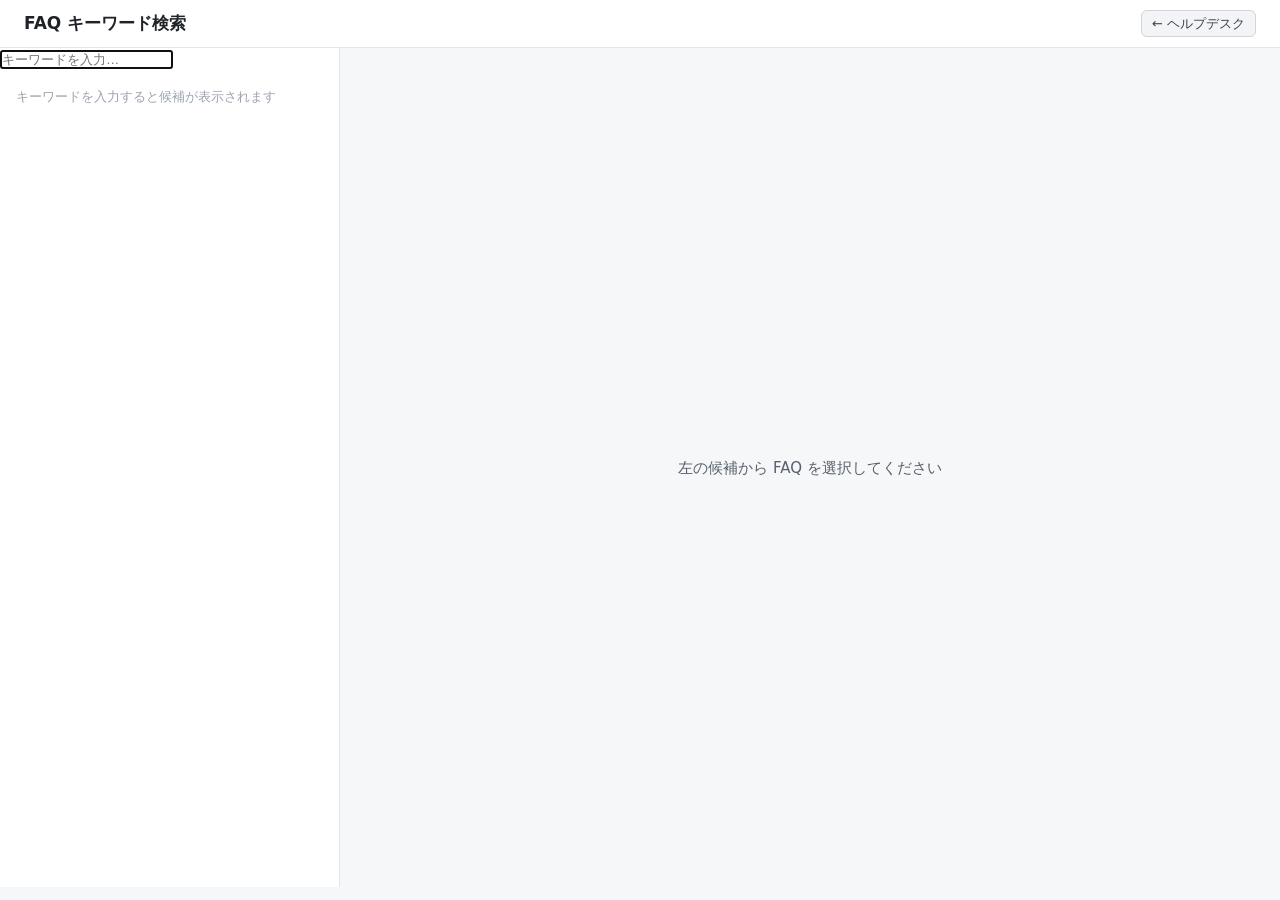
<file: frontend/faq.html>
<!DOCTYPE html>
<html lang="ja">
<head>
  <meta charset="UTF-8" />
  <meta name="viewport" content="width=device-width, initial-scale=1.0" />
  <title>FAQ キーワード検索</title>
  <link rel="stylesheet" href="style.css" />
  <style>
    /* FAQ ページ専用スタイル (.faq- プレフィックス) */
    .faq-nav-link {
      font-size: 13px;
      color: #374151;
      text-decoration: none;
      padding: 5px 10px;
      border: 1px solid #d1d5db;
      border-radius: 6px;
      background: #f3f4f6;
    }
    .faq-nav-link:hover { background: #e5e7eb; }

    .faq-answer-pane { display: flex; flex-direction: column; gap: 12px; }
    .faq-answer-title { font-size: 16px; font-weight: 700; margin-bottom: 2px; }
    .faq-answer-category { font-size: 12px; color: #6b7280; margin-bottom: 8px; }

    .faq-copy-row { display: flex; gap: 8px; align-items: flex-start; }
    .faq-copy-row textarea { flex: 1; }

    .faq-copy-btn { flex-shrink: 0; padding: 7px 14px; background: #fff;
                    color: #374151; border: 1px solid #d1d5db; border-radius: 6px;
                    font-size: 13px; align-self: flex-start; }
    .faq-copy-btn:hover { background: #f3f4f6; }
    .faq-copy-btn.copied { background: #d1fae5; color: #065f46; border-color: #6ee7b7; }

    .faq-unavailable { background: #fffbeb; border: 1px solid #fcd34d;
                       border-radius: 6px; padding: 10px 14px;
                       font-size: 13px; color: #92400e; }

    .faq-empty { color: #9ca3af; font-size: 13px; padding: 16px; }

    .faq-item-category { font-size: 11px; color: #9ca3af; }
  </style>
</head>
<body>
  <header class="topbar">
    <span class="app-title">FAQ キーワード検索</span>
    <span>
      <a href="/" class="faq-nav-link">← ヘルプデスク</a>
    </span>
  </header>

  <div class="layout">
    <!-- 左ペイン: キーワード入力 + 候補リスト -->
    <aside class="pane-left">
      <div class="filter-row">
        <input id="faqKeyword" type="text" placeholder="キーワードを入力…" autocomplete="off" />
      </div>
      <ul id="faqList" class="ticket-list">
        <li class="faq-empty">キーワードを入力すると候補が表示されます</li>
      </ul>
    </aside>

    <!-- 右ペイン: 回答表示 -->
    <main class="pane-right" id="faqDetail">
      <div id="faqNoSelection" class="no-selection">
        <p>左の候補から FAQ を選択してください</p>
      </div>

      <div id="faqAnswerPane" class="hidden faq-answer-pane">
        <div>
          <div id="faqAnswerTitle" class="faq-answer-title"></div>
          <div id="faqAnswerCategory" class="faq-answer-category"></div>
        </div>

        <!-- 回答あり: コピー可能なテキストエリア -->
        <div id="faqCopyRow" class="faq-copy-row hidden">
          <textarea id="faqAnswerText" rows="10" readonly></textarea>
          <button id="faqCopyBtn" class="faq-copy-btn">コピー</button>
        </div>

        <!-- 回答なし: 警告メッセージ -->
        <div id="faqUnavailable" class="faq-unavailable hidden">
          回答文を抽出できませんでした。元の FAQ データを直接ご確認ください。
        </div>
      </div>

      <!-- エラー表示 -->
      <div id="faqErrorBox" class="error-box hidden"></div>

      <!-- ローディング -->
      <div id="faqLoading" class="loading hidden">検索中…</div>
    </main>
  </div>

  <script src="faq.js"></script>
</body>
</html>
</file>
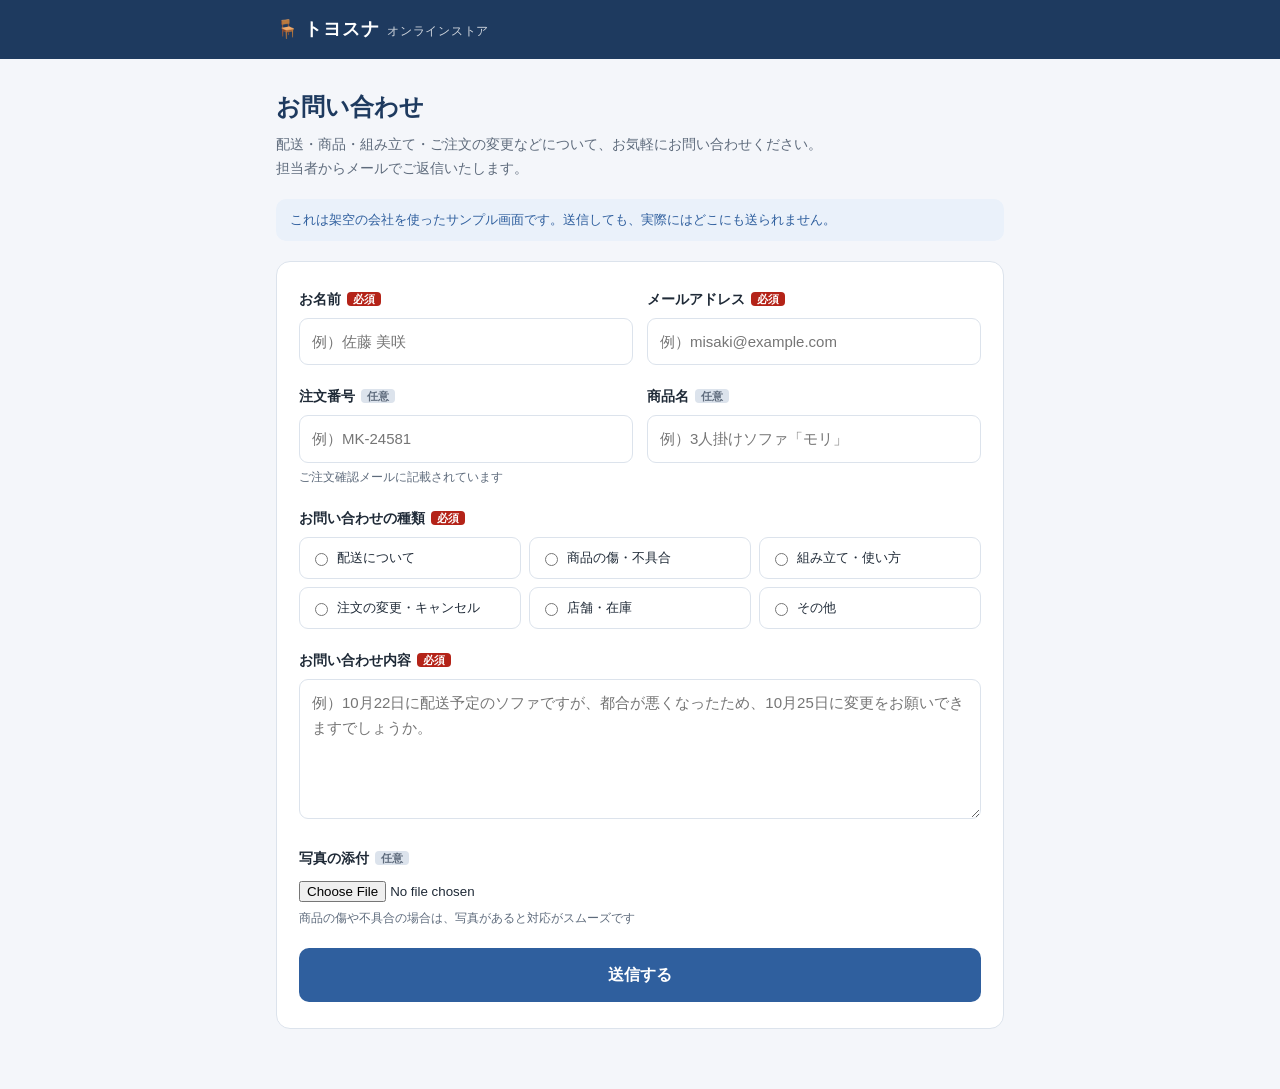
<file: assets/source/business_tools/inquiry_form.html>
<!DOCTYPE html>
<html lang="ja">
<head>
<meta charset="UTF-8">
<meta name="viewport" content="width=device-width, initial-scale=1.0">
<title>お問い合わせフォーム｜トヨスナ（サンプル）</title>
<style>
  :root{
    --main:#1E3A5F; --main-2:#4A6FA5; --sage:#2F5F9E; --sage-tint:#EAF1FA;
    --ink:#1F2A37; --muted:#5E6B7C; --line:#DCE3EC; --bg:#F4F6FA; --card:#FFFFFF;
    --err:#B42318; --field:#FFFFFF;
  }
  @media (prefers-color-scheme: dark){
    :root:not([data-theme="light"]){
      --main:#BFD3EE; --main-2:#93AFD6; --sage:#8FB4E6; --sage-tint:#1C2A3D;
      --ink:#E8EEF5; --muted:#A9B4C2; --line:#334155; --bg:#141A22; --card:#1E2733;
      --err:#F08A7E; --field:#18202A;
    }
  }
  :root[data-theme="dark"]{
    --main:#BFD3EE; --main-2:#93AFD6; --sage:#8FB4E6; --sage-tint:#1C2A3D;
    --ink:#E8EEF5; --muted:#A9B4C2; --line:#334155; --bg:#141A22; --card:#1E2733;
    --err:#F08A7E; --field:#18202A;
  }
  *{box-sizing:border-box}
  body{margin:0;background:var(--bg);color:var(--ink);
    font-family:"Hiragino Kaku Gothic ProN","Hiragino Sans","Yu Gothic","Meiryo",sans-serif;line-height:1.7}
  header{background:var(--main);color:#fff}
  @media (prefers-color-scheme: dark){ :root:not([data-theme="light"]) header{background:#1B2E4A} }
  :root[data-theme="dark"] header{background:#1B2E4A}
  .bar{max-width:760px;margin:0 auto;padding:14px 16px;display:flex;align-items:center;gap:10px}
  .logo{font-weight:700;font-size:18px;letter-spacing:.04em}
  .logo small{font-weight:400;font-size:12px;opacity:.8;margin-left:8px}
  main{max-width:760px;margin:0 auto;padding:28px 16px 60px}
  h1{font-size:24px;margin:0 0 6px;color:var(--main)}
  .lead{color:var(--muted);font-size:14px;margin:0 0 18px}
  .sample{background:var(--sage-tint);color:var(--sage);border-radius:10px;padding:10px 14px;font-size:13px;margin-bottom:20px}
  form,.done{background:var(--card);border:1px solid var(--line);border-radius:14px;padding:26px 22px}
  .field{margin-bottom:20px}
  label{display:block;font-weight:700;font-size:14px;margin-bottom:6px}
  .req,.opt{font-size:11px;font-weight:700;border-radius:4px;padding:1px 6px;margin-left:6px;vertical-align:1px}
  .req{background:var(--err);color:#fff}
  .opt{background:var(--line);color:var(--muted)}
  .hint{font-size:12px;color:var(--muted);margin-top:4px}
  input[type=text],input[type=email],input[type=tel],select,textarea{
    width:100%;font:inherit;font-size:15px;color:var(--ink);background:var(--field);
    border:1.5px solid var(--line);border-radius:9px;padding:10px 12px}
  input:focus,select:focus,textarea:focus{outline:none;border-color:var(--sage);box-shadow:0 0 0 3px rgba(47,95,158,.2)}
  textarea{min-height:140px;resize:vertical}
  .row{display:grid;grid-template-columns:1fr 1fr;gap:14px}
  @media (max-width:560px){.row{grid-template-columns:1fr}}
  .types{display:grid;grid-template-columns:repeat(3,1fr);gap:8px}
  @media (max-width:560px){.types{grid-template-columns:1fr 1fr}}
  .types label{font-weight:400;font-size:13px;border:1.5px solid var(--line);border-radius:9px;padding:9px 10px;
    cursor:pointer;margin:0;display:flex;align-items:center;gap:6px;background:var(--field)}
  .types input{accent-color:var(--sage)}
  .types label:has(input:checked){border-color:var(--sage);background:var(--sage-tint)}
  .error{color:var(--err);font-size:12px;margin-top:4px;display:none}
  .invalid .error{display:block}
  .invalid input,.invalid select,.invalid textarea{border-color:var(--err)}
  .invalid .types label{border-color:var(--err)}
  button{font:inherit;font-weight:700;font-size:16px;border:none;border-radius:10px;padding:13px 28px;cursor:pointer}
  .submit{background:var(--sage);color:#fff;width:100%}
  .submit:hover{filter:brightness(.95)}
  .done{display:none;text-align:center}
  .done h2{color:var(--sage);margin:6px 0 4px;font-size:22px}
  .no{display:inline-block;font-size:20px;font-weight:700;letter-spacing:.06em;border:2px dashed var(--sage);
    border-radius:10px;padding:6px 18px;margin:12px 0;color:var(--ink)}
  .summary{text-align:left;border-top:1px solid var(--line);margin-top:16px;padding-top:14px;font-size:14px}
  .summary dt{color:var(--muted);font-size:12px;margin-top:8px}
  .summary dd{margin:0;white-space:pre-wrap}
  .again{background:transparent;color:var(--sage);border:1.5px solid var(--sage);margin-top:18px}
</style>
</head>
<body>
<header><div class="bar"><span class="logo">🪑 トヨスナ<small>オンラインストア</small></span></div></header>
<main>
  <h1>お問い合わせ</h1>
  <p class="lead">配送・商品・組み立て・ご注文の変更などについて、お気軽にお問い合わせください。<br>担当者からメールでご返信いたします。</p>
  <div class="sample">これは架空の会社を使ったサンプル画面です。送信しても、実際にはどこにも送られません。</div>

  <form id="form" novalidate>
    <div class="row">
      <div class="field" data-req>
        <label for="name">お名前<span class="req">必須</span></label>
        <input type="text" id="name" placeholder="例）佐藤 美咲" autocomplete="name">
        <div class="error">お名前を入力してください</div>
      </div>
      <div class="field" data-req data-type="email">
        <label for="email">メールアドレス<span class="req">必須</span></label>
        <input type="email" id="email" placeholder="例）misaki@example.com" autocomplete="email">
        <div class="error">メールアドレスを正しく入力してください</div>
      </div>
    </div>
    <div class="row">
      <div class="field">
        <label for="order">注文番号<span class="opt">任意</span></label>
        <input type="text" id="order" placeholder="例）MK-24581">
        <div class="hint">ご注文確認メールに記載されています</div>
      </div>
      <div class="field">
        <label for="product">商品名<span class="opt">任意</span></label>
        <input type="text" id="product" placeholder="例）3人掛けソファ「モリ」">
      </div>
    </div>

    <div class="field" data-req data-type="radio">
      <label>お問い合わせの種類<span class="req">必須</span></label>
      <div class="types">
        <label><input type="radio" name="type" value="配送について">配送について</label>
        <label><input type="radio" name="type" value="商品の傷・不具合">商品の傷・不具合</label>
        <label><input type="radio" name="type" value="組み立て・使い方">組み立て・使い方</label>
        <label><input type="radio" name="type" value="注文の変更・キャンセル">注文の変更・キャンセル</label>
        <label><input type="radio" name="type" value="店舗・在庫">店舗・在庫</label>
        <label><input type="radio" name="type" value="その他">その他</label>
      </div>
      <div class="error">お問い合わせの種類を選んでください</div>
    </div>

    <div class="field" data-req>
      <label for="body">お問い合わせ内容<span class="req">必須</span></label>
      <textarea id="body" placeholder="例）10月22日に配送予定のソファですが、都合が悪くなったため、10月25日に変更をお願いできますでしょうか。"></textarea>
      <div class="error">お問い合わせ内容を入力してください</div>
    </div>

    <div class="field">
      <label for="photo">写真の添付<span class="opt">任意</span></label>
      <input type="file" id="photo" accept="image/*">
      <div class="hint">商品の傷や不具合の場合は、写真があると対応がスムーズです</div>
    </div>

    <button type="submit" class="submit">送信する</button>
  </form>

  <section class="done" id="done" aria-live="polite">
    <div style="font-size:40px">✉️</div>
    <h2>お問い合わせを受け付けました</h2>
    <p class="lead" style="margin:0">受付番号をお控えください。担当者より2営業日以内にご返信いたします。</p>
    <div class="no" id="no"></div>
    <dl class="summary" id="summary"></dl>
    <button class="again" id="again" type="button">もう一件問い合わせる</button>
  </section>
</main>

<script>
  const form = document.getElementById('form');
  const done = document.getElementById('done');
  const $ = (id) => document.getElementById(id);
  let seq = 21; // 管理シートのサンプルが20件あるため、21件目から採番

  function check(field){
    let ok = true;
    if (field.dataset.type === 'radio') ok = !!field.querySelector('input:checked');
    else {
      const el = field.querySelector('input,textarea,select');
      const v = el.value.trim();
      ok = v.length > 0;
      if (ok && field.dataset.type === 'email') ok = /^[^\s@]+@[^\s@]+\.[^\s@]+$/.test(v);
    }
    field.classList.toggle('invalid', !ok);
    return ok;
  }
  form.querySelectorAll('[data-req]').forEach(f => f.addEventListener('input', () => { if (f.classList.contains('invalid')) check(f); }));
  form.querySelectorAll('[data-req]').forEach(f => f.addEventListener('change', () => { if (f.classList.contains('invalid')) check(f); }));

  const esc = (s) => s.replace(/[&<>"']/g, c => ({'&':'&amp;','<':'&lt;','>':'&gt;','"':'&quot;',"'":'&#39;'}[c]));

  form.addEventListener('submit', (e) => {
    e.preventDefault();
    const fields = [...form.querySelectorAll('[data-req]')];
    const results = fields.map(check);
    if (results.includes(false)) { fields[results.indexOf(false)].scrollIntoView({behavior:'smooth', block:'center'}); return; }

    const now = new Date();
    const mmdd = String(now.getMonth()+1).padStart(2,'0') + String(now.getDate()).padStart(2,'0');
    $('no').textContent = '受付番号 Q' + mmdd + '-' + String(seq++).padStart(2,'0');
    const items = [
      ['お名前', $('name').value], ['メールアドレス', $('email').value],
      ['注文番号', $('order').value || '—'], ['商品名', $('product').value || '—'],
      ['お問い合わせの種類', form.querySelector('input[name=type]:checked').value],
      ['お問い合わせ内容', $('body').value],
      ['写真', $('photo').files.length ? $('photo').files[0].name : 'なし'],
    ];
    $('summary').innerHTML = items.map(([k,v]) => '<dt>' + k + '</dt><dd>' + esc(v.trim()) + '</dd>').join('');
    form.style.display = 'none'; done.style.display = 'block';
    window.scrollTo({top:0, behavior:'smooth'});
  });

  $('again').addEventListener('click', () => {
    form.reset(); form.querySelectorAll('.invalid').forEach(f => f.classList.remove('invalid'));
    done.style.display = 'none'; form.style.display = 'block';
  });
</script>
</body>
</html>
</file>
<file: frontend/style.css>
/* ---- reset & base ---- */
*, *::before, *::after { box-sizing: border-box; margin: 0; padding: 0; }
:root {
  --bg: #f6f7f9; --surface: #ffffff; --border: #e3e6ea; --border-soft: #eef0f3;
  --text: #1f2328; --sub: #57606a; --accent: #1d4ed8; --accent-weak: #eff4ff; --accent-line: #c7d4f5;
}
body { font-family: "Noto Sans JP", -apple-system, "Segoe UI", system-ui, sans-serif; font-size: 14px;
       line-height: 1.6; color: var(--text); background: var(--bg); }
button { cursor: pointer; font-family: inherit; }
textarea { font-family: inherit; }
.hidden { display: none !important; }
.meta-text { font-size: 12px; color: var(--sub); }
.muted { font-size: 13px; color: var(--sub); }

/* ---- topbar ---- */
.topbar { display: flex; flex-wrap: wrap; align-items: center; justify-content: space-between; gap: 12px;
          padding: 10px 24px; background: var(--surface); border-bottom: 1px solid var(--border); }
.app-title { font-weight: 700; font-size: 17px; }
.topbar-right { display: flex; align-items: center; gap: 16px; }
.provider { font-size: 13px; color: var(--sub); }
.provider.is-mock { color: #92400e; font-weight: 700; }

/* ---- buttons ---- */
.btn-primary { min-height: 40px; padding: 0 18px; background: var(--accent); color: #fff; border: none;
               border-radius: 8px; font-size: 14px; font-weight: 500; }
.btn-primary:hover { background: #1e40af; }
.btn-primary:disabled { background: #93a5d8; cursor: default; }
.btn-large { min-height: 44px; padding: 0 22px; font-size: 15px; }
.btn-secondary { min-height: 40px; padding: 0 16px; background: var(--surface); color: var(--text);
                 border: 1px solid #c9ced6; border-radius: 8px; font-size: 14px; }
.btn-secondary:hover { background: #f3f4f6; }
.btn-outline { min-height: 40px; padding: 0 16px; margin-left: auto; background: var(--surface); color: var(--accent);
               border: 1px solid var(--accent); border-radius: 8px; font-size: 14px; font-weight: 500; }
.btn-outline:disabled { color: var(--sub); border-color: var(--border); background: #f3f4f6; cursor: default; }

/* ---- layout ---- */
.layout { display: grid; grid-template-columns: 340px 1fr; height: calc(100vh - 61px); }

/* ---- left pane ---- */
.pane-left { background: var(--surface); border-right: 1px solid var(--border);
             display: flex; flex-direction: column; overflow: hidden; }
.status-tabs { display: flex; gap: 4px; padding: 12px 12px 0; border-bottom: 1px solid var(--border); }
.status-tabs button { min-height: 40px; padding: 0 12px; border: none; border-bottom: 2px solid transparent;
                      background: transparent; color: var(--sub); font-size: 14px; white-space: nowrap; }
.status-tabs button[aria-selected="true"] { border-bottom-color: var(--accent); color: var(--accent); font-weight: 700; }
.status-tabs .count { margin-left: 4px; font-size: 12px; }

.ticket-list { list-style: none; overflow-y: auto; flex: 1; }
.ticket-list .placeholder { color: var(--sub); font-size: 13px; padding: 32px 16px; text-align: center; }
.ticket-item { display: flex; flex-direction: column; gap: 6px; width: 100%; padding: 14px 16px; text-align: left;
               border: none; border-bottom: 1px solid var(--border-soft); border-left: 3px solid transparent;
               background: var(--surface); color: var(--text); }
.ticket-item:hover { background: #f7f9fd; }
.ticket-item.active { border-left-color: var(--accent); background: #f3f6fd; }
.ticket-item .row { display: flex; align-items: center; gap: 8px; }
.ticket-item .t-id { font-size: 12px; color: var(--sub); font-variant-numeric: tabular-nums; }
.ticket-item .t-ago { margin-left: auto; font-size: 12px; color: var(--sub); }
.ticket-item .t-title { font-size: 14px; font-weight: 500; line-height: 1.5;
                        display: -webkit-box; -webkit-line-clamp: 2; -webkit-box-orient: vertical; overflow: hidden; }
.ticket-item .t-sub { display: flex; gap: 12px; font-size: 12px; color: var(--sub); }

/* ---- badges ---- */
.prio { display: inline-block; min-width: 44px; padding: 2px 8px; border-radius: 999px; font-size: 12px;
        font-weight: 700; text-align: center; white-space: nowrap; }
.prio-high { background: #9a3412; color: #fff; }
.prio-mid  { background: #fde68a; color: #713f12; }
.prio-low  { background: #e5e7eb; color: #374151; }
.prio-none { background: #fff; border: 1px solid #8b939c; color: #4b5563; padding: 1px 7px; font-weight: 500; }
.status-pill { padding: 2px 10px; border-radius: 6px; font-size: 12px; font-weight: 700; background: #f3f4f6; color: #374151; }
.status-pill.is-open { background: var(--accent-weak); color: var(--accent); }

/* ---- right pane ---- */
.pane-right { overflow-y: auto; padding: 24px; }
.no-selection { display: flex; align-items: center; justify-content: center; height: 100%; color: var(--sub); font-size: 15px; }
.detail { display: flex; flex-direction: column; gap: 16px; max-width: 960px; }
.detail-header { display: flex; flex-wrap: wrap; align-items: center; gap: 12px; }
.ticket-id { font-size: 13px; color: var(--sub); font-variant-numeric: tabular-nums; }
.received { margin-left: auto; font-size: 13px; color: var(--sub); }
.detail-title { font-size: 22px; font-weight: 700; line-height: 1.45; }

.card { background: var(--surface); border: 1px solid var(--border); border-radius: 12px; padding: 16px 20px;
        display: flex; flex-direction: column; gap: 12px; }
.card h2 { font-size: 15px; font-weight: 700; }
.card-head { display: flex; flex-wrap: wrap; align-items: baseline; justify-content: space-between; gap: 8px; }
.card-flush { padding: 0; gap: 0; overflow: hidden; }
.who { display: flex; flex-wrap: wrap; gap: 24px; font-size: 13px; color: var(--sub); }
.who strong { color: var(--text); font-weight: 500; }
.description { font-size: 15px; line-height: 1.8; white-space: pre-wrap; }
.chips { display: flex; flex-wrap: wrap; gap: 8px; }
.chip { padding: 4px 10px; border-radius: 6px; font-size: 12px; background: #f3f4f6; color: #374151; }
.chip.on { background: var(--accent-weak); color: var(--accent); font-weight: 500; }
.note { padding: 10px 14px; border-radius: 8px; background: #fff7ed; border: 1px solid #fed7aa; color: #7c2d12;
        font-size: 13px; line-height: 1.6; }
.similar-list { list-style: none; display: flex; flex-direction: column; }
.similar-list li { display: flex; flex-direction: column; gap: 4px; padding: 12px 0; border-top: 1px solid var(--border-soft); }

.action-row { display: flex; justify-content: flex-end; }
.loading-box { background: var(--surface); border: 1px dashed #c9ced6; border-radius: 12px; padding: 28px;
               font-size: 14px; color: var(--sub); text-align: center; }
.draft-area { display: flex; flex-direction: column; gap: 16px; }

/* ---- AI judgment ---- */
.card-ai { padding: 0; gap: 0; overflow: hidden; border-color: var(--accent-line); }
.ai-head { display: flex; flex-wrap: wrap; align-items: baseline; justify-content: space-between; gap: 8px;
           padding: 12px 20px; background: var(--accent-weak); border-bottom: 1px solid var(--accent-line); }
.ai-head h2 { color: #1e3a8a; }
.ai-head span { font-size: 12px; color: #3b4a6b; }
.ai-body { padding: 18px 20px; display: flex; flex-direction: column; gap: 14px; }
.ai-row { display: flex; flex-wrap: wrap; align-items: center; gap: 12px; }
.ai-label { width: 64px; font-size: 13px; color: var(--sub); }
.ai-handling { font-size: 18px; font-weight: 700; }
.ai-reason { flex: 1 1 260px; font-size: 14px; line-height: 1.6; }

/* ---- checks ---- */
.check-list { list-style: none; display: flex; flex-direction: column; }
.check-list label { display: flex; align-items: center; gap: 12px; min-height: 40px; cursor: pointer; font-size: 14px; }
.check-list input { width: 18px; height: 18px; accent-color: var(--accent); flex: none; }
.check-list input:checked + span { color: #8b939c; text-decoration: line-through; }

/* ---- draft ---- */
.draft-head { display: flex; flex-wrap: wrap; align-items: center; gap: 16px; padding: 0 20px; border-bottom: 1px solid var(--border); }
.draft-head h2 { padding: 14px 0; }
.draft-tabs { display: flex; gap: 4px; }
.draft-tabs button { min-height: 40px; padding: 0 12px; border: none; border-radius: 6px; background: transparent;
                     color: var(--sub); font-size: 13px; }
.draft-tabs button[aria-selected="true"] { background: var(--accent-weak); color: var(--accent); font-weight: 700; }
.draft-body { padding: 16px 20px; display: flex; flex-direction: column; gap: 12px; }
#draftText { width: 100%; border: 1px solid var(--border); border-radius: 8px; padding: 14px 16px; resize: vertical;
             background: #fbfbfc; font-size: 14px; line-height: 1.85; }
.draft-actions { display: flex; justify-content: flex-end; }

/* ---- references ---- */
.refs summary { min-height: 28px; display: flex; align-items: center; font-weight: 500; cursor: pointer; }
.source-list { list-style: none; display: flex; flex-direction: column; }
.source-list li { display: flex; flex-direction: column; align-items: flex-start; gap: 4px;
                  border-top: 1px solid var(--border-soft); padding: 10px 0; }
.source-list li:first-child { border-top: none; padding-top: 0; }
.source-list .s-head { display: flex; flex-wrap: wrap; align-items: baseline; gap: 8px; width: 100%; }
.source-list .s-title { font-size: 14px; font-weight: 700; }
.source-list .s-source { margin-left: auto; font-size: 12px; color: var(--sub); }
.source-list .s-snippet { font-size: 13px; color: #374151; line-height: 1.7;
                          display: -webkit-box; -webkit-line-clamp: 2; -webkit-box-orient: vertical; overflow: hidden; }

/* ---- error ---- */
.error-box { background: #fef2f2; border: 1px solid #fca5a5; border-radius: 8px; padding: 10px 14px; color: #b91c1c; font-size: 13px; }

@media (max-width: 760px) {
  .layout { grid-template-columns: 1fr; height: auto; }
  .pane-left { max-height: 45vh; }
  .received { margin-left: 0; }
}

/* ---- inquiry form ---- */
#inquiryForm h2 { font-size: 18px; margin-bottom: 4px; }
.field { margin: 14px 0; max-width: 560px; }
.field label { display: block; font-weight: 600; font-size: 13px; margin-bottom: 4px; }
.field input[type=text], .field input[type=email], .field textarea { width: 100%; border: 1px solid #d1d5db;
  border-radius: 6px; padding: 6px 10px; font-size: 13px; }
.req, .opt { font-size: 11px; border-radius: 4px; padding: 1px 6px; margin-left: 6px; }
.req { background: #b42318; color: #fff; }
.opt { background: #e5e7eb; color: #4b5563; }
.hint { font-size: 12px; color: var(--sub); margin-top: 3px; }
.field-error { display: none; color: #b42318; font-size: 12px; margin-top: 3px; }
.field.invalid .field-error { display: block; }
.field.invalid input, .field.invalid textarea { border-color: #b42318; }
.types { display: grid; grid-template-columns: repeat(3, 1fr); gap: 6px; }
.types label { font-weight: 400; border: 1px solid #d1d5db; border-radius: 6px; padding: 6px 8px;
  margin: 0; display: flex; align-items: center; gap: 6px; background: #fff; cursor: pointer; }
.done-box { background: #ecfdf5; border: 1px solid #6ee7b7; border-radius: 8px; padding: 12px 16px; margin-top: 14px; }
.similar-list .row { display: flex; align-items: center; gap: 8px; }
.photos { display: flex; flex-wrap: wrap; gap: 10px; }
.photo { display: block; width: 160px; height: 120px; border: 1px solid var(--border); border-radius: 8px;
         overflow: hidden; background: #f3f4f6; }
.photo img { width: 100%; height: 100%; object-fit: cover; display: block; }
.photo-fallback { display: flex; align-items: center; justify-content: center; height: 100%; padding: 8px;
                  font-size: 12px; color: var(--accent); text-align: center; }
.status-switch { display: inline-flex; border: 1px solid #c9ced6; border-radius: 8px; overflow: hidden; }
.status-switch button { min-height: 36px; padding: 0 14px; border: none; border-left: 1px solid #c9ced6;
                        background: var(--surface); color: var(--sub); font-size: 13px; }
.status-switch button:first-child { border-left: none; }
.status-switch button[aria-checked="true"] { background: var(--accent); color: #fff; font-weight: 700; }
</file>
